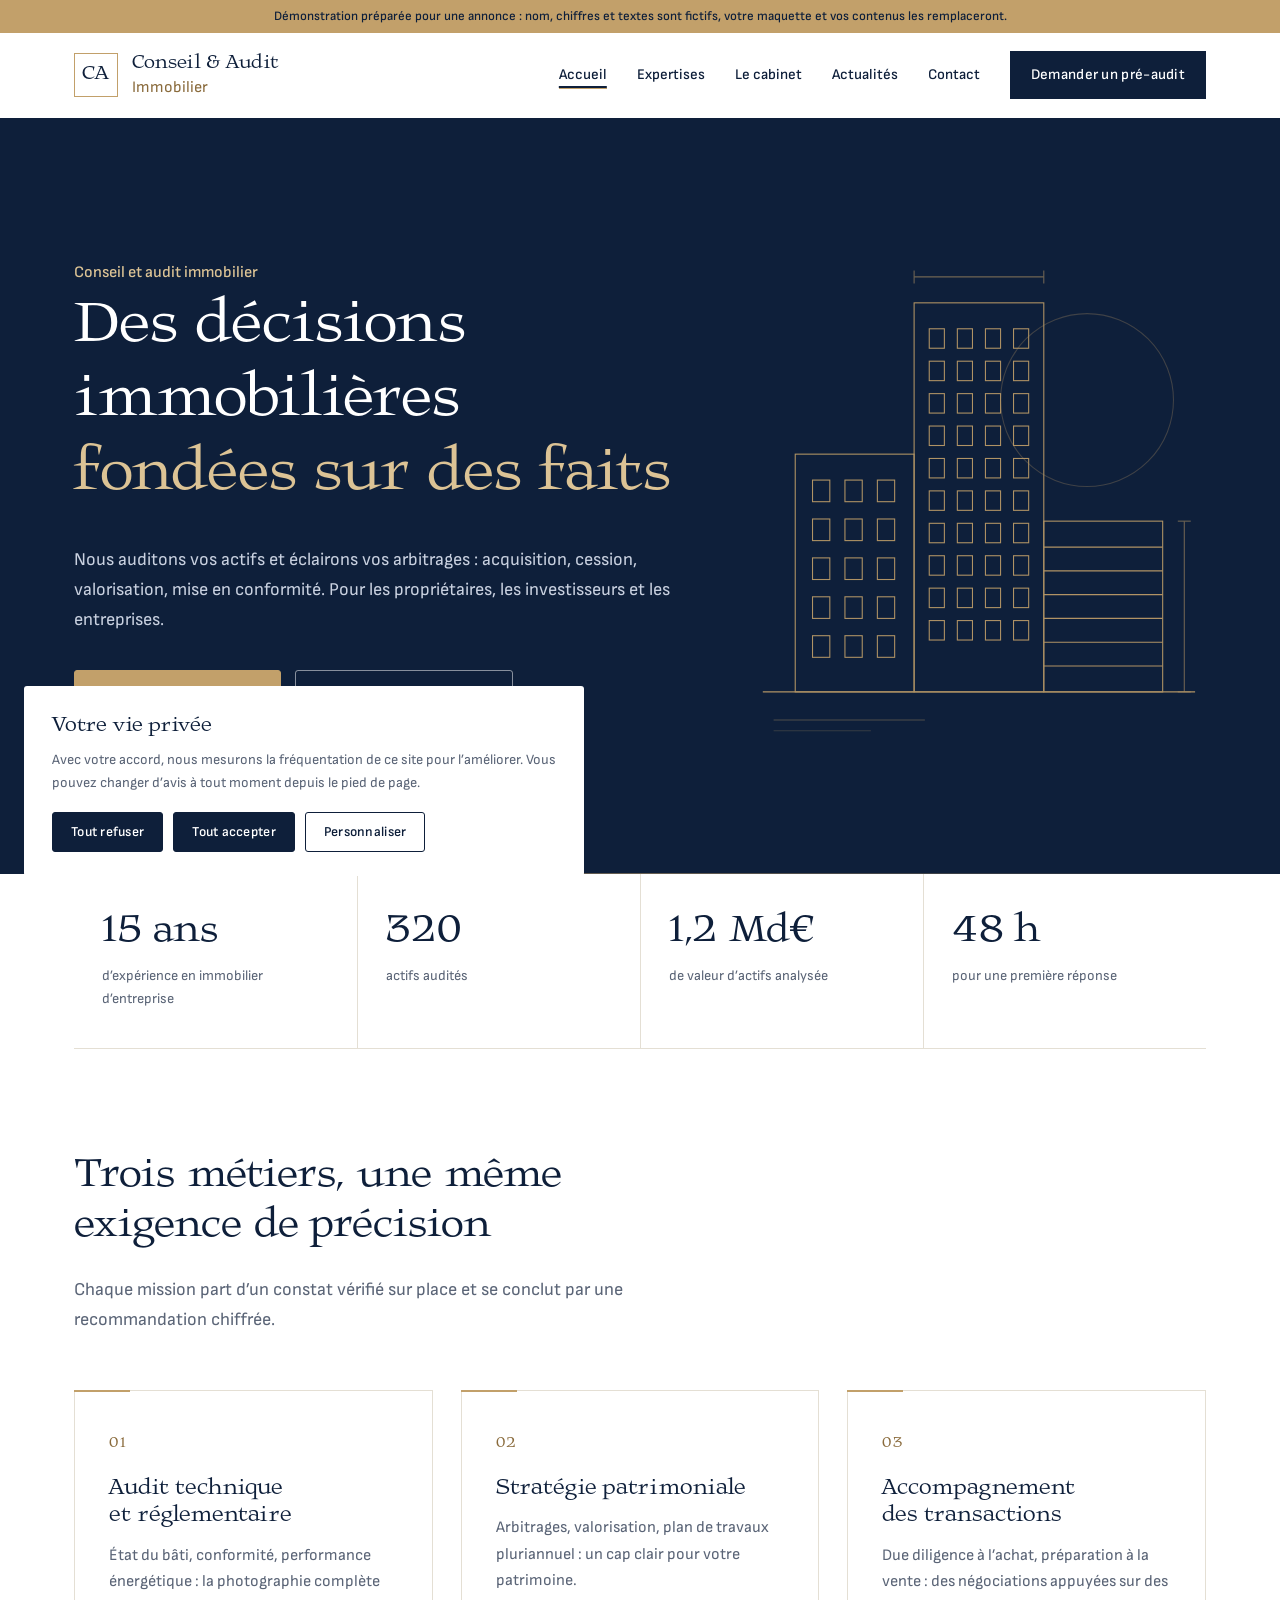
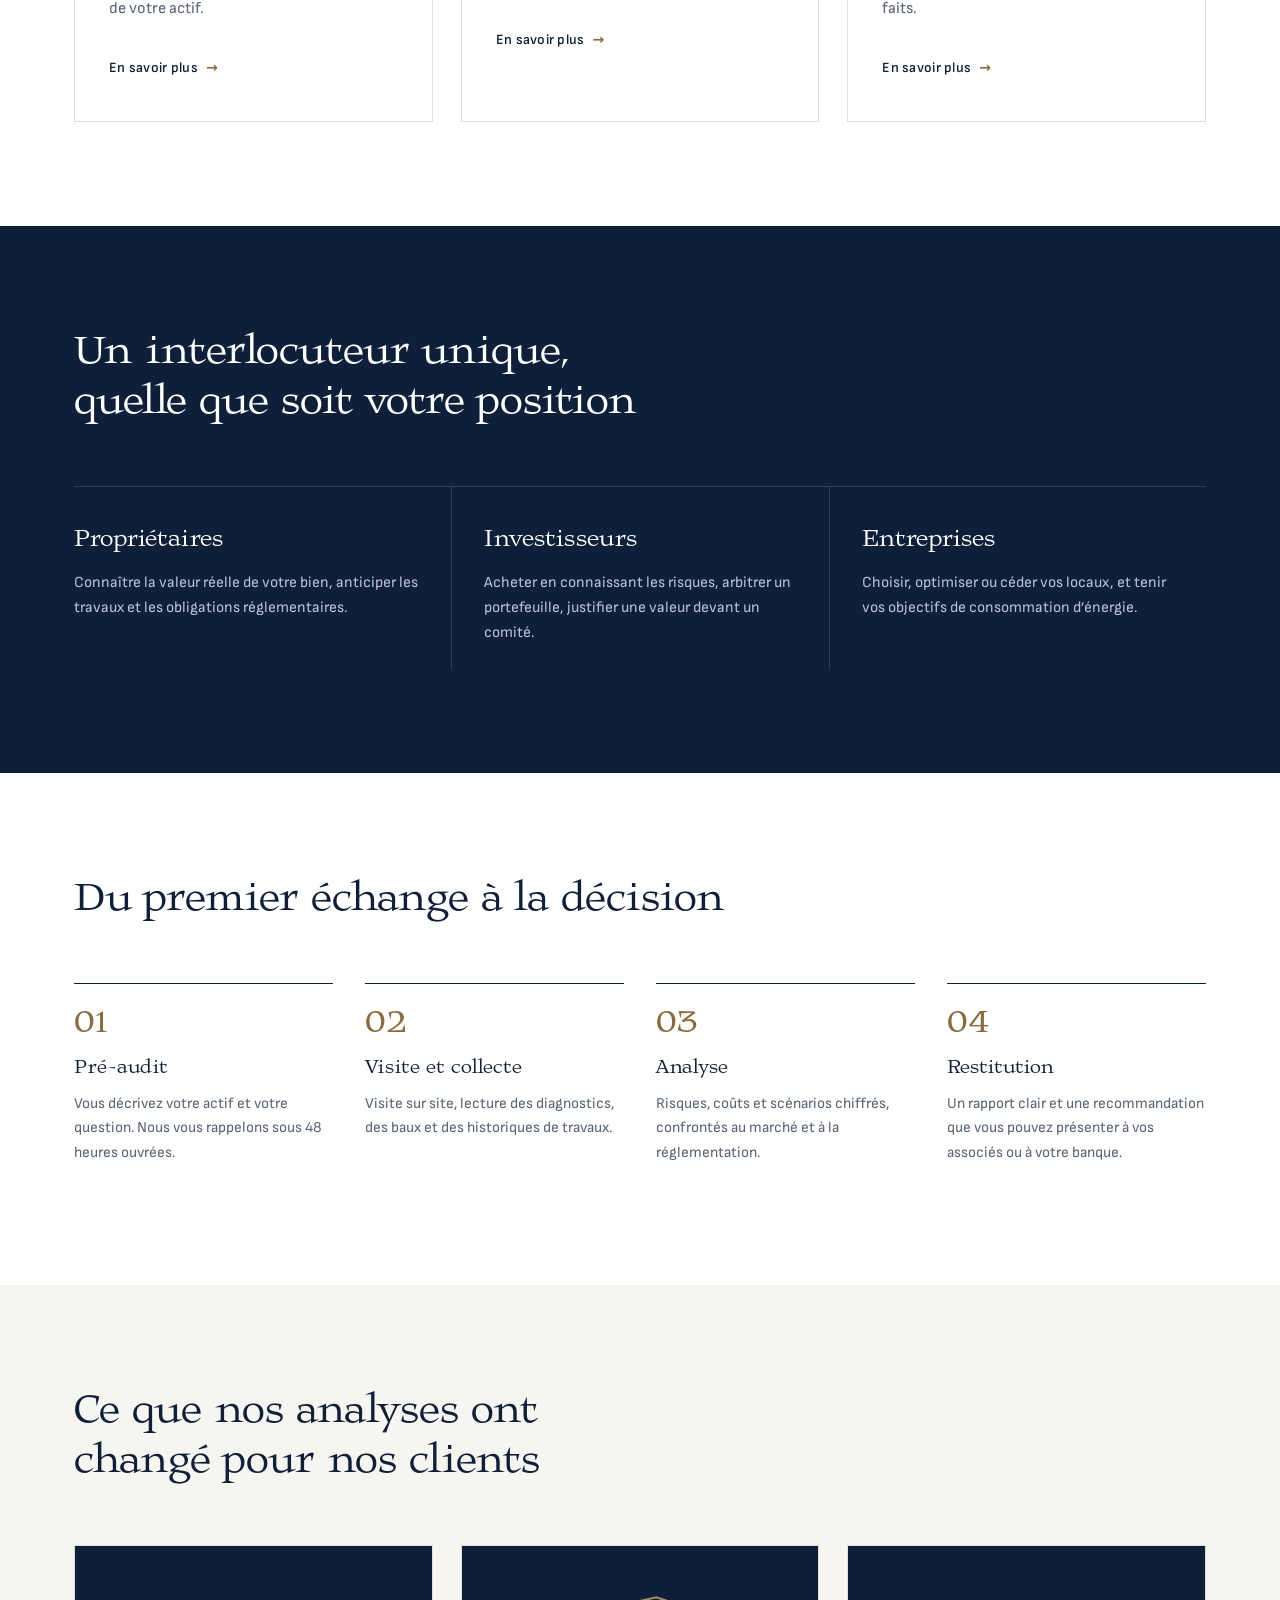
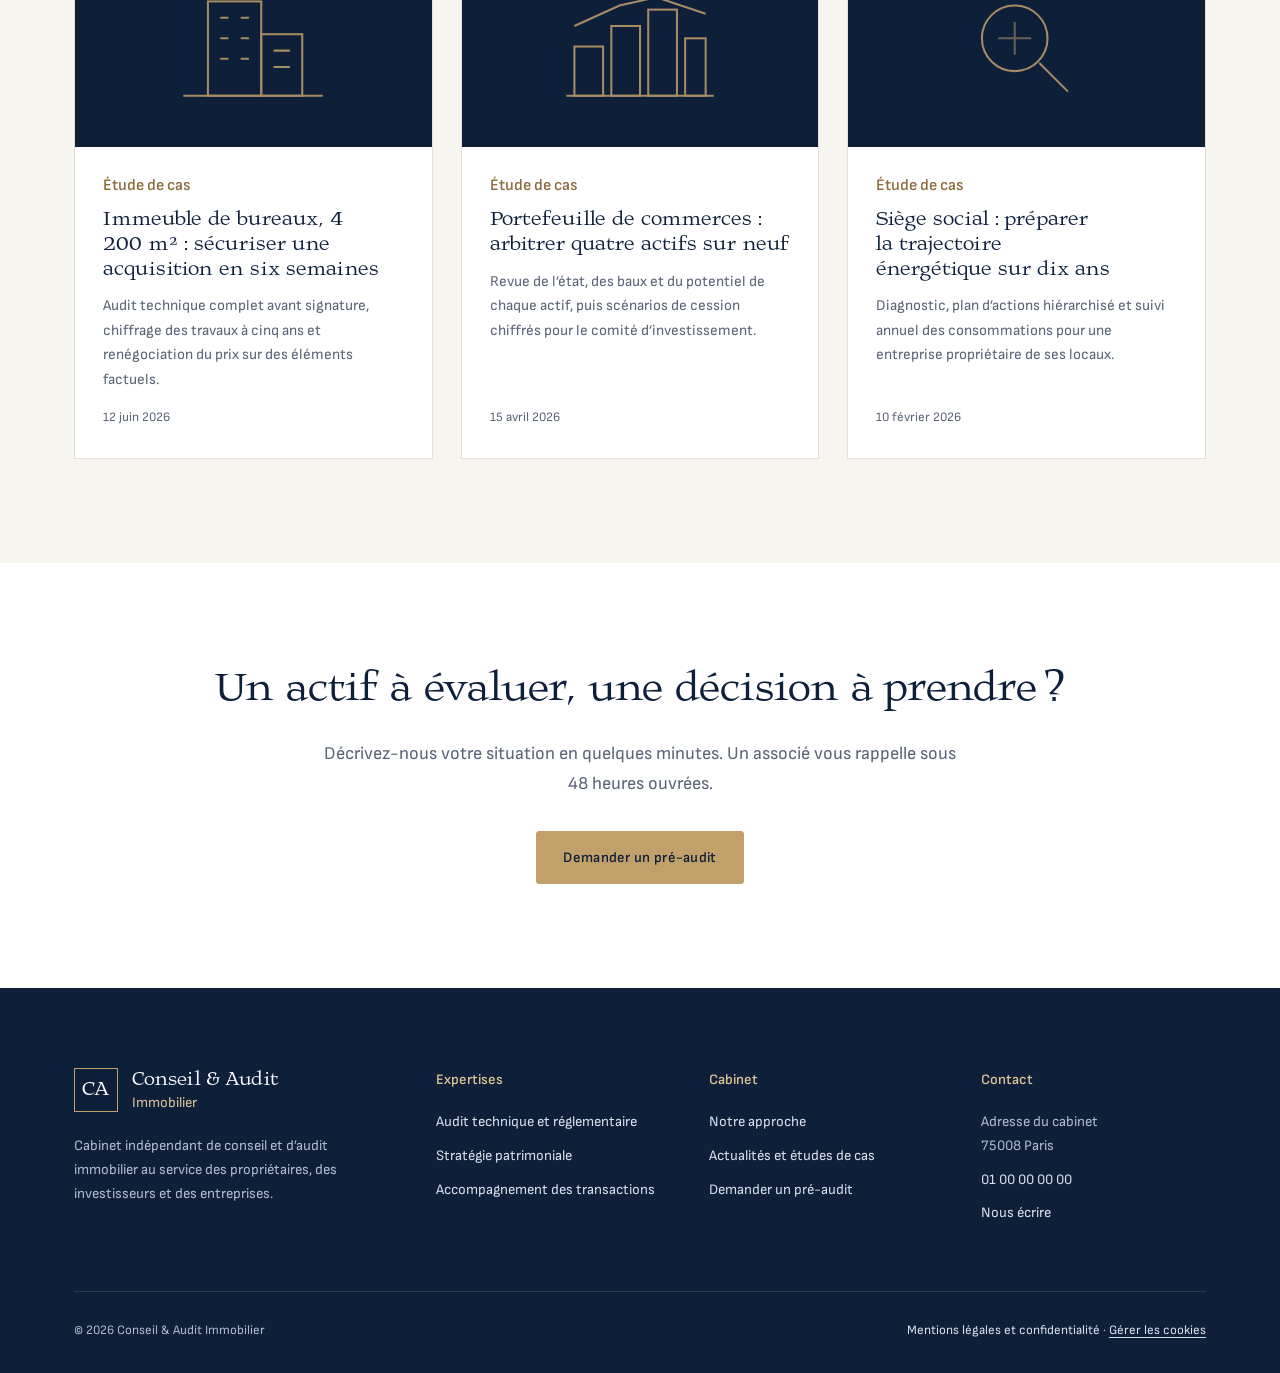
<file: index.html>
<!doctype html>
<html lang="fr">
<head>
  <meta charset="utf-8">
  <meta name="viewport" content="width=device-width, initial-scale=1">
  <title>Conseil et audit immobilier pour propriétaires, investisseurs et entreprises</title>
  <meta name="description" content="Cabinet indépendant de conseil et d'audit immobilier : audit technique et réglementaire, stratégie patrimoniale, accompagnement des acquisitions et des cessions.">
  <meta name="robots" content="noindex, nofollow">
  <meta property="og:type" content="website">
  <meta property="og:locale" content="fr_FR">
  <meta property="og:title" content="Conseil et audit immobilier pour propriétaires, investisseurs et entreprises">
  <meta property="og:description" content="Cabinet indépendant de conseil et d'audit immobilier : audit technique et réglementaire, stratégie patrimoniale, accompagnement des acquisitions et des cessions.">
  <meta name="theme-color" content="#0E1F3A">
  <link rel="icon" href="data:image/svg+xml,%3Csvg%20xmlns%3D%22http%3A%2F%2Fwww.w3.org%2F2000%2Fsvg%22%20viewBox%3D%220%200%2064%2064%22%3E%3Crect%20width%3D%2264%22%20height%3D%2264%22%20fill%3D%22%230E1F3A%22%2F%3E%3Crect%20x%3D%226%22%20y%3D%226%22%20width%3D%2252%22%20height%3D%2252%22%20fill%3D%22none%22%20stroke%3D%22%23C2A06A%22%20stroke-width%3D%222%22%2F%3E%3Ctext%20x%3D%2232%22%20y%3D%2242%22%20font-family%3D%22Georgia%2Cserif%22%20font-size%3D%2226%22%20font-weight%3D%22600%22%20fill%3D%22%23fff%22%20text-anchor%3D%22middle%22%3ECA%3C%2Ftext%3E%3C%2Fsvg%3E">
  <link rel="preload" href="assets/fonts/halibut.woff2" as="font" type="font/woff2" crossorigin>
  <link rel="preload" href="assets/fonts/sofia-sans.woff2" as="font" type="font/woff2" crossorigin>
  <link rel="stylesheet" href="assets/style.css">
  <link rel="stylesheet" href="assets/reprise.css">
  <script type="application/ld+json">{"@context":"https://schema.org","@type":"ProfessionalService","name":"Conseil & Audit Immobilier","description":"Cabinet indépendant de conseil et d’audit immobilier","areaServed":"FR","address":{"@type":"PostalAddress","addressLocality":"Paris","postalCode":"75008","addressCountry":"FR"},"telephone":"+33100000000"}</script>
</head>
<body>
  <div class="bandeau-demo">Démonstration préparée pour une annonce : nom, chiffres et textes sont fictifs, votre maquette et vos contenus les remplaceront.</div>
  <header class="entete">
    <div class="conteneur">
      <a class="marque" href="index.html" aria-label="Conseil et Audit Immobilier, accueil"><span class="marque-sigle">CA</span><span class="marque-nom"><strong>Conseil &amp; Audit</strong><span>Immobilier</span></span></a>
      <button class="bouton-menu" aria-label="Ouvrir le menu" aria-expanded="false" aria-controls="navigation"><span></span><span></span><span></span></button>
      <nav class="nav" id="navigation" aria-label="Navigation principale">
        <ul>
          <li><a href="index.html" aria-current="page">Accueil</a></li>
          <li><a href="expertises.html">Expertises</a></li>
          <li><a href="cabinet.html">Le cabinet</a></li>
          <li><a href="actualites.html">Actualités</a></li>
          <li><a href="contact.html">Contact</a></li>
          <li><a class="bouton" href="pre-audit.html">Demander un pré-audit</a></li>
        </ul>
      </nav>
    </div>
  </header>
  <main>

    <section class="heros fond-marine">
      <div class="conteneur">
        <div>
          <span class="surtitre">Conseil et audit immobilier</span>
          <h1>Des décisions immobilières <em>fondées sur des faits</em></h1>
          <p class="chapeau">Nous auditons vos actifs et éclairons vos arbitrages : acquisition, cession, valorisation, mise en conformité. Pour les propriétaires, les investisseurs et les entreprises.</p>
          <div class="actions">
            <a class="bouton bouton-or" href="pre-audit.html">Demander un pré-audit</a>
            <a class="bouton bouton-ligne" href="expertises.html">Découvrir nos expertises</a>
          </div>
        </div>
        <svg class="heros-dessin" viewBox="0 0 420 470" fill="none" stroke="currentColor" stroke-width="1" aria-hidden="true">
    <circle cx="310" cy="150" r="80" opacity=".3"/>
    <rect x="150" y="60" width="120" height="360"/><rect x="40" y="200" width="110" height="220"/><rect x="270" y="262" width="110" height="158"/>
    <rect x="164" y="84" width="14" height="18"/><rect x="164" y="114" width="14" height="18"/><rect x="164" y="144" width="14" height="18"/><rect x="164" y="174" width="14" height="18"/><rect x="164" y="204" width="14" height="18"/><rect x="164" y="234" width="14" height="18"/><rect x="164" y="264" width="14" height="18"/><rect x="164" y="294" width="14" height="18"/><rect x="164" y="324" width="14" height="18"/><rect x="164" y="354" width="14" height="18"/><rect x="190" y="84" width="14" height="18"/><rect x="190" y="114" width="14" height="18"/><rect x="190" y="144" width="14" height="18"/><rect x="190" y="174" width="14" height="18"/><rect x="190" y="204" width="14" height="18"/><rect x="190" y="234" width="14" height="18"/><rect x="190" y="264" width="14" height="18"/><rect x="190" y="294" width="14" height="18"/><rect x="190" y="324" width="14" height="18"/><rect x="190" y="354" width="14" height="18"/><rect x="216" y="84" width="14" height="18"/><rect x="216" y="114" width="14" height="18"/><rect x="216" y="144" width="14" height="18"/><rect x="216" y="174" width="14" height="18"/><rect x="216" y="204" width="14" height="18"/><rect x="216" y="234" width="14" height="18"/><rect x="216" y="264" width="14" height="18"/><rect x="216" y="294" width="14" height="18"/><rect x="216" y="324" width="14" height="18"/><rect x="216" y="354" width="14" height="18"/><rect x="242" y="84" width="14" height="18"/><rect x="242" y="114" width="14" height="18"/><rect x="242" y="144" width="14" height="18"/><rect x="242" y="174" width="14" height="18"/><rect x="242" y="204" width="14" height="18"/><rect x="242" y="234" width="14" height="18"/><rect x="242" y="264" width="14" height="18"/><rect x="242" y="294" width="14" height="18"/><rect x="242" y="324" width="14" height="18"/><rect x="242" y="354" width="14" height="18"/><rect x="56" y="224" width="16" height="20"/><rect x="56" y="260" width="16" height="20"/><rect x="56" y="296" width="16" height="20"/><rect x="56" y="332" width="16" height="20"/><rect x="56" y="368" width="16" height="20"/><rect x="86" y="224" width="16" height="20"/><rect x="86" y="260" width="16" height="20"/><rect x="86" y="296" width="16" height="20"/><rect x="86" y="332" width="16" height="20"/><rect x="86" y="368" width="16" height="20"/><rect x="116" y="224" width="16" height="20"/><rect x="116" y="260" width="16" height="20"/><rect x="116" y="296" width="16" height="20"/><rect x="116" y="332" width="16" height="20"/><rect x="116" y="368" width="16" height="20"/><line x1="270" y1="286" x2="380" y2="286"/><line x1="270" y1="308" x2="380" y2="308"/><line x1="270" y1="330" x2="380" y2="330"/><line x1="270" y1="352" x2="380" y2="352"/><line x1="270" y1="374" x2="380" y2="374"/><line x1="270" y1="396" x2="380" y2="396"/>
    <line x1="10" y1="420" x2="410" y2="420"/>
    <g opacity=".6"><line x1="150" y1="36" x2="270" y2="36"/><line x1="150" y1="30" x2="150" y2="42"/><line x1="270" y1="30" x2="270" y2="42"/>
    <line x1="400" y1="262" x2="400" y2="420"/><line x1="394" y1="262" x2="406" y2="262"/><line x1="394" y1="420" x2="406" y2="420"/></g>
    <line x1="20" y1="446" x2="160" y2="446" opacity=".4"/><line x1="20" y1="456" x2="110" y2="456" opacity=".25"/>
  </svg>
      </div>
    </section>

    <section class="chiffres">
      <div class="conteneur">
        <div class="grille">
          <div class="chiffre"><strong>15 ans</strong><span>d’expérience en immobilier d’entreprise</span></div>
          <div class="chiffre"><strong>320</strong><span>actifs audités</span></div>
          <div class="chiffre"><strong>1,2 Md€</strong><span>de valeur d’actifs analysée</span></div>
          <div class="chiffre"><strong>48 h</strong><span>pour une première réponse</span></div>
        </div>
      </div>
    </section>

    <section>
      <div class="conteneur">
        <div class="titre-section">
          <span class="surtitre">Nos expertises</span>
          <h2>Trois métiers, une même exigence de précision</h2>
          <p class="chapeau">Chaque mission part d’un constat vérifié sur place et se conclut par une recommandation chiffrée.</p>
        </div>
        <div class="grille-3">
          <article class="carte">
            <span class="numero">01</span>
            <h3>Audit technique et réglementaire</h3>
            <p>État du bâti, conformité, performance énergétique : la photographie complète de votre actif.</p>
            <a class="lien-fleche" href="expertises.html#audit">En savoir plus</a>
          </article>
          <article class="carte">
            <span class="numero">02</span>
            <h3>Stratégie patrimoniale</h3>
            <p>Arbitrages, valorisation, plan de travaux pluriannuel : un cap clair pour votre patrimoine.</p>
            <a class="lien-fleche" href="expertises.html#conseil">En savoir plus</a>
          </article>
          <article class="carte">
            <span class="numero">03</span>
            <h3>Accompagnement des transactions</h3>
            <p>Due diligence à l’achat, préparation à la vente : des négociations appuyées sur des faits.</p>
            <a class="lien-fleche" href="expertises.html#transaction">En savoir plus</a>
          </article>
        </div>
      </div>
    </section>

    <section class="fond-marine">
      <div class="conteneur">
        <div class="titre-section">
          <span class="surtitre">Pour qui</span>
          <h2>Un interlocuteur unique, quelle que soit votre position</h2>
        </div>
        <div class="publics">
          <div class="public"><h3>Propriétaires</h3><p>Connaître la valeur réelle de votre bien, anticiper les travaux et les obligations réglementaires.</p></div>
          <div class="public"><h3>Investisseurs</h3><p>Acheter en connaissant les risques, arbitrer un portefeuille, justifier une valeur devant un comité.</p></div>
          <div class="public"><h3>Entreprises</h3><p>Choisir, optimiser ou céder vos locaux, et tenir vos objectifs de consommation d’énergie.</p></div>
        </div>
      </div>
    </section>

    <section>
      <div class="conteneur">
        <div class="titre-section">
          <span class="surtitre">Notre méthode</span>
          <h2>Du premier échange à la décision</h2>
        </div>
        <div class="etapes">
          <div class="etape"><h3>Pré-audit</h3><p>Vous décrivez votre actif et votre question. Nous vous rappelons sous 48 heures ouvrées.</p></div>
          <div class="etape"><h3>Visite et collecte</h3><p>Visite sur site, lecture des diagnostics, des baux et des historiques de travaux.</p></div>
          <div class="etape"><h3>Analyse</h3><p>Risques, coûts et scénarios chiffrés, confrontés au marché et à la réglementation.</p></div>
          <div class="etape"><h3>Restitution</h3><p>Un rapport clair et une recommandation que vous pouvez présenter à vos associés ou à votre banque.</p></div>
        </div>
      </div>
    </section>

    <section class="fond-ivoire">
      <div class="conteneur">
        <div class="titre-section">
          <span class="surtitre">Études de cas</span>
          <h2>Ce que nos analyses ont changé pour nos clients</h2>
        </div>
        <div class="grille-3">
        <a class="article" href="actualites.html" data-type="cas">
          <div class="article-visuel"><svg viewBox="0 0 80 60" fill="none" stroke="currentColor" stroke-width="1"><rect x="18" y="8" width="26" height="46"/><rect x="44" y="24" width="20" height="30"/><path d="M24 16h4M34 16h4M24 26h4M34 26h4M24 36h4M34 36h4M50 32h8M50 40h8"/><line x1="6" y1="54" x2="74" y2="54"/></svg></div>
          <div class="article-corps">
            <span class="article-type">Étude de cas</span>
            <h3>Immeuble de bureaux, 4 200 m² : sécuriser une acquisition en six semaines</h3>
            <p>Audit technique complet avant signature, chiffrage des travaux à cinq ans et renégociation du prix sur des éléments factuels.</p>
            <time datetime="2026-06-12">12 juin 2026</time>
          </div>
        </a>
        <a class="article" href="actualites.html" data-type="cas">
          <div class="article-visuel"><svg viewBox="0 0 80 60" fill="none" stroke="currentColor" stroke-width="1"><rect x="8" y="30" width="14" height="24"/><rect x="26" y="20" width="14" height="34"/><rect x="44" y="12" width="14" height="42"/><rect x="62" y="26" width="10" height="28"/><path d="M8 20 L30 10 L48 6 L72 14"/><line x1="4" y1="54" x2="76" y2="54"/></svg></div>
          <div class="article-corps">
            <span class="article-type">Étude de cas</span>
            <h3>Portefeuille de commerces : arbitrer quatre actifs sur neuf</h3>
            <p>Revue de l’état, des baux et du potentiel de chaque actif, puis scénarios de cession chiffrés pour le comité d’investissement.</p>
            <time datetime="2026-04-15">15 avril 2026</time>
          </div>
        </a>
        <a class="article" href="actualites.html" data-type="cas">
          <div class="article-visuel"><svg viewBox="0 0 80 60" fill="none" stroke="currentColor" stroke-width="1"><circle cx="34" cy="26" r="16"/><path d="M46 38l14 14"/><path d="M26 26h16M34 18v16" opacity=".6"/></svg></div>
          <div class="article-corps">
            <span class="article-type">Étude de cas</span>
            <h3>Siège social : préparer la trajectoire énergétique sur dix ans</h3>
            <p>Diagnostic, plan d’actions hiérarchisé et suivi annuel des consommations pour une entreprise propriétaire de ses locaux.</p>
            <time datetime="2026-02-10">10 février 2026</time>
          </div>
        </a>
        </div>
      </div>
    </section>

    <section class="appel">
      <div class="conteneur">
        <span class="surtitre">Pré-audit</span>
        <h2>Un actif à évaluer, une décision à prendre ?</h2>
        <p class="chapeau">Décrivez-nous votre situation en quelques minutes. Un associé vous rappelle sous 48 heures ouvrées.</p>
        <a class="bouton bouton-or" href="pre-audit.html">Demander un pré-audit</a>
      </div>
    </section>
  </main>
  <footer class="pied">
    <div class="conteneur">
      <div class="grille">
        <div>
          <a class="marque" href="index.html" aria-label="Accueil"><span class="marque-sigle">CA</span><span class="marque-nom"><strong>Conseil &amp; Audit</strong><span>Immobilier</span></span></a>
          <p style="margin-top:22px;max-width:320px">Cabinet indépendant de conseil et d’audit immobilier au service des propriétaires, des investisseurs et des entreprises.</p>
        </div>
        <div>
          <h4>Expertises</h4>
          <ul><li><a href="expertises.html#audit">Audit technique et réglementaire</a></li><li><a href="expertises.html#conseil">Stratégie patrimoniale</a></li><li><a href="expertises.html#transaction">Accompagnement des transactions</a></li></ul>
        </div>
        <div>
          <h4>Cabinet</h4>
          <ul><li><a href="cabinet.html">Notre approche</a></li><li><a href="actualites.html">Actualités et études de cas</a></li><li><a href="pre-audit.html">Demander un pré-audit</a></li></ul>
        </div>
        <div>
          <h4>Contact</h4>
          <ul><li>Adresse du cabinet<br>75008 Paris</li><li><a href="tel:+33100000000">01 00 00 00 00</a></li><li><a href="contact.html">Nous écrire</a></li></ul>
        </div>
      </div>
      <div class="pied-bas">
        <span>© <span data-annee>2026</span> Conseil &amp; Audit Immobilier</span>
        <span><a href="mentions-legales.html">Mentions légales et confidentialité</a> · <button class="lien-bouton" data-gerer-cookies>Gérer les cookies</button></span>
      </div>
    </div>
  </footer>
  <div class="cookies" role="dialog" aria-labelledby="cookies-titre">
    <h2 id="cookies-titre">Votre vie privée</h2>
    <p>Avec votre accord, nous mesurons la fréquentation de ce site pour l’améliorer. Vous pouvez changer d’avis à tout moment depuis le pied de page.</p>
    <div class="cookies-actions">
      <button class="bouton" data-cookies="refuser">Tout refuser</button>
      <button class="bouton" data-cookies="accepter">Tout accepter</button>
      <button class="bouton bouton-ligne" data-cookies="personnaliser">Personnaliser</button>
    </div>
    <div class="cookies-detail">
      <div class="categorie"><div><strong>Nécessaires</strong><span>Mémorisent votre choix pendant six mois. Toujours actifs.</span></div><input type="checkbox" class="interrupteur" checked disabled aria-label="Cookies nécessaires, toujours actifs"></div>
      <div class="categorie"><div><strong>Mesure d’audience</strong><span>Statistiques de fréquentation, sans publicité ni revente.</span></div><input type="checkbox" class="interrupteur" id="mesure-audience" aria-label="Mesure d'audience"></div>
      <div class="cookies-actions"><button class="bouton" data-cookies="enregistrer">Enregistrer mes choix</button></div>
    </div>
  </div>
  <script src="assets/site.js" defer></script>
</body>
</html>
</file>
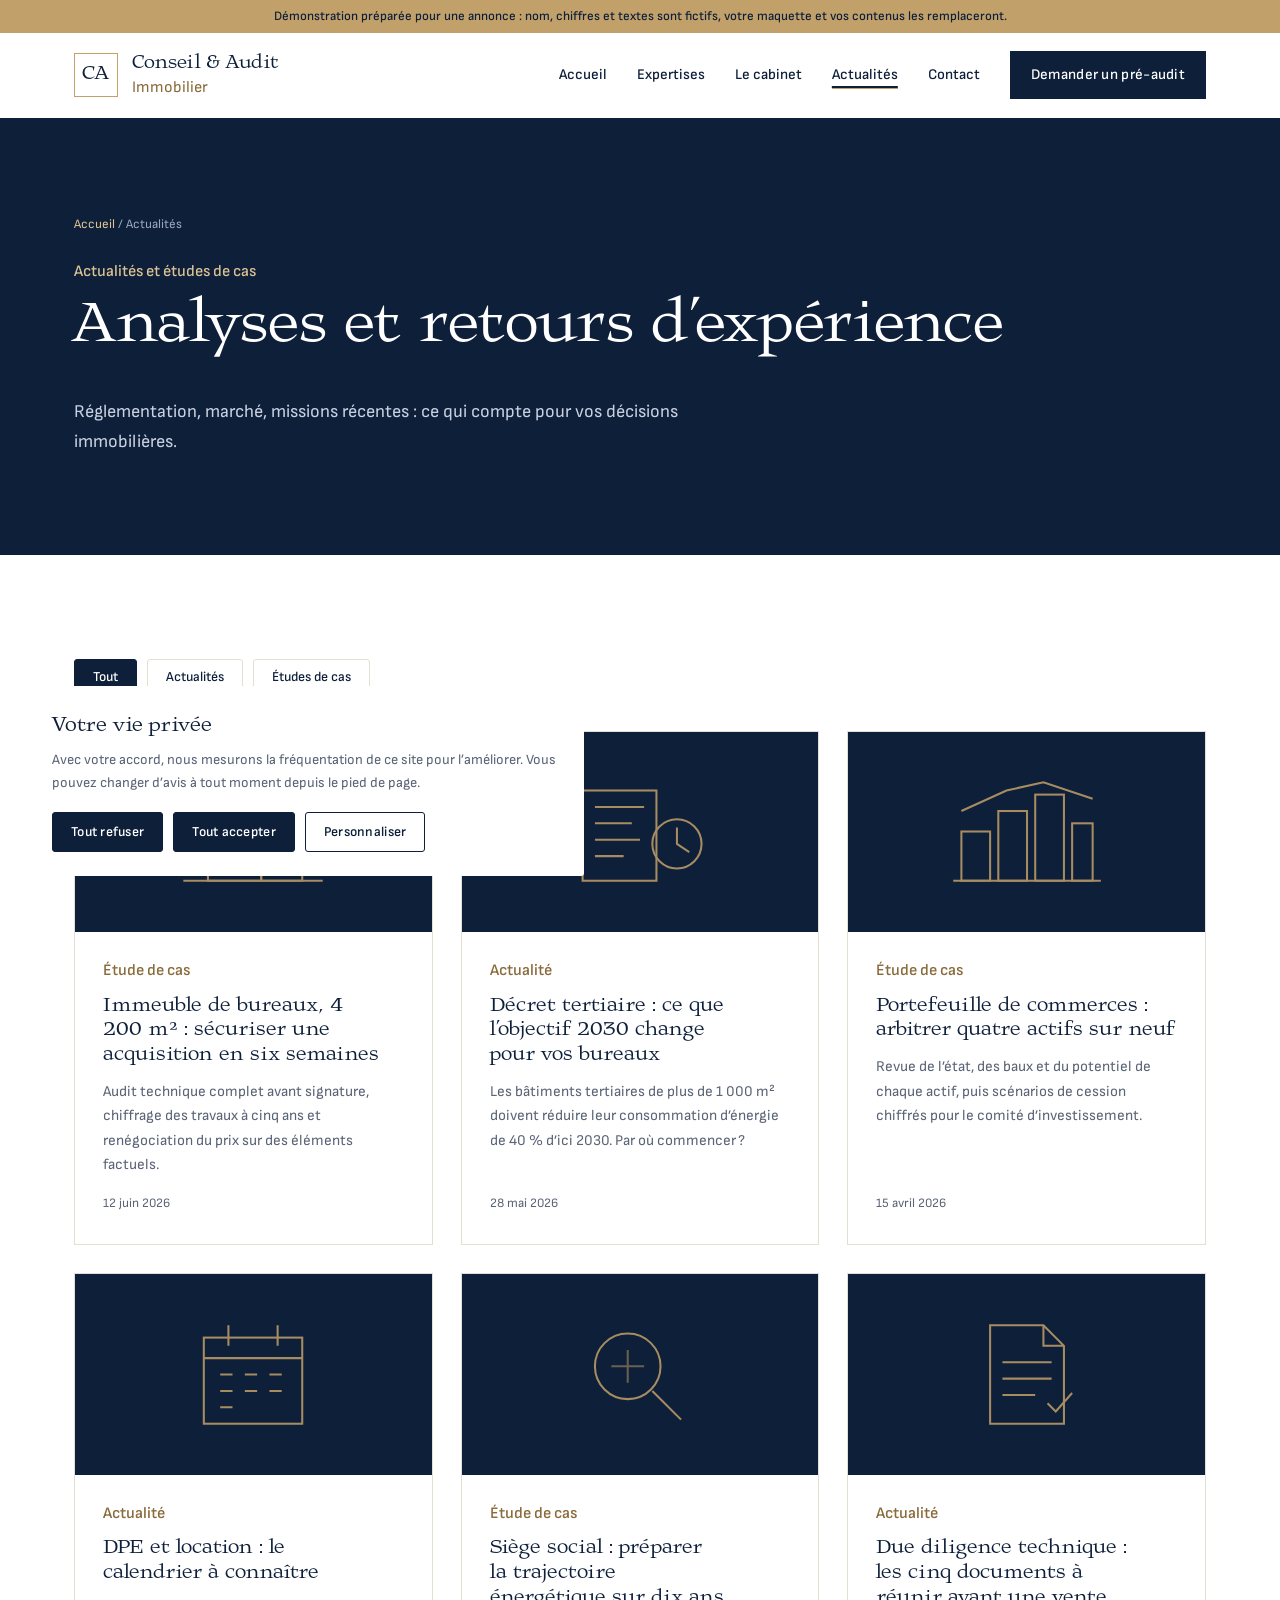
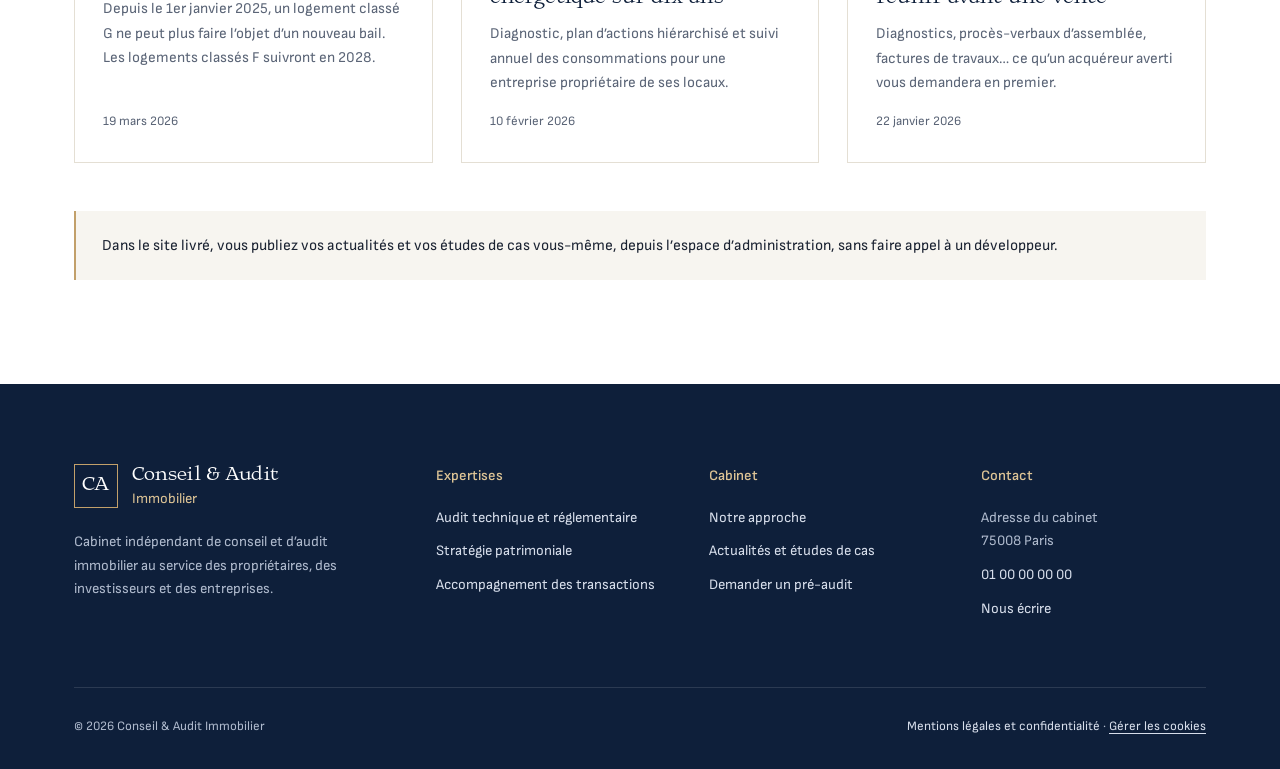
<file: actualites.html>
<!doctype html>
<html lang="fr">
<head>
  <meta charset="utf-8">
  <meta name="viewport" content="width=device-width, initial-scale=1">
  <title>Actualités et études de cas en immobilier d’entreprise</title>
  <meta name="description" content="Réglementation, marché et retours d'expérience : nos analyses et nos études de cas en conseil et audit immobilier.">
  <meta name="robots" content="noindex, nofollow">
  <meta property="og:type" content="website">
  <meta property="og:locale" content="fr_FR">
  <meta property="og:title" content="Actualités et études de cas en immobilier d'entreprise">
  <meta property="og:description" content="Réglementation, marché et retours d'expérience : nos analyses et nos études de cas en conseil et audit immobilier.">
  <meta name="theme-color" content="#0E1F3A">
  <link rel="icon" href="data:image/svg+xml,%3Csvg%20xmlns%3D%22http%3A%2F%2Fwww.w3.org%2F2000%2Fsvg%22%20viewBox%3D%220%200%2064%2064%22%3E%3Crect%20width%3D%2264%22%20height%3D%2264%22%20fill%3D%22%230E1F3A%22%2F%3E%3Crect%20x%3D%226%22%20y%3D%226%22%20width%3D%2252%22%20height%3D%2252%22%20fill%3D%22none%22%20stroke%3D%22%23C2A06A%22%20stroke-width%3D%222%22%2F%3E%3Ctext%20x%3D%2232%22%20y%3D%2242%22%20font-family%3D%22Georgia%2Cserif%22%20font-size%3D%2226%22%20font-weight%3D%22600%22%20fill%3D%22%23fff%22%20text-anchor%3D%22middle%22%3ECA%3C%2Ftext%3E%3C%2Fsvg%3E">
  <link rel="preload" href="assets/fonts/halibut.woff2" as="font" type="font/woff2" crossorigin>
  <link rel="preload" href="assets/fonts/sofia-sans.woff2" as="font" type="font/woff2" crossorigin>
  <link rel="stylesheet" href="assets/style.css">
  <link rel="stylesheet" href="assets/reprise.css">
</head>
<body>
  <div class="bandeau-demo">Démonstration préparée pour une annonce : nom, chiffres et textes sont fictifs, votre maquette et vos contenus les remplaceront.</div>
  <header class="entete">
    <div class="conteneur">
      <a class="marque" href="index.html" aria-label="Conseil et Audit Immobilier, accueil"><span class="marque-sigle">CA</span><span class="marque-nom"><strong>Conseil &amp; Audit</strong><span>Immobilier</span></span></a>
      <button class="bouton-menu" aria-label="Ouvrir le menu" aria-expanded="false" aria-controls="navigation"><span></span><span></span><span></span></button>
      <nav class="nav" id="navigation" aria-label="Navigation principale">
        <ul>
          <li><a href="index.html">Accueil</a></li>
          <li><a href="expertises.html">Expertises</a></li>
          <li><a href="cabinet.html">Le cabinet</a></li>
          <li><a href="actualites.html" aria-current="page">Actualités</a></li>
          <li><a href="contact.html">Contact</a></li>
          <li><a class="bouton" href="pre-audit.html">Demander un pré-audit</a></li>
        </ul>
      </nav>
    </div>
  </header>
  <main>

    <section class="page-titre fond-marine">
      <div class="conteneur">
        <p class="fil"><a href="index.html">Accueil</a> / Actualités</p>
        <span class="surtitre">Actualités et études de cas</span>
        <h1>Analyses et retours d’expérience</h1>
        <p class="chapeau">Réglementation, marché, missions récentes : ce qui compte pour vos décisions immobilières.</p>
      </div>
    </section>
    <section>
      <div class="conteneur">
        <div class="filtres" role="group" aria-label="Filtrer les publications">
          <button class="filtre" data-type="tout" aria-pressed="true">Tout</button>
          <button class="filtre" data-type="actu" aria-pressed="false">Actualités</button>
          <button class="filtre" data-type="cas" aria-pressed="false">Études de cas</button>
        </div>
        <div class="grille-3">
        <a class="article" href="actualites.html" data-type="cas">
          <div class="article-visuel"><svg viewBox="0 0 80 60" fill="none" stroke="currentColor" stroke-width="1"><rect x="18" y="8" width="26" height="46"/><rect x="44" y="24" width="20" height="30"/><path d="M24 16h4M34 16h4M24 26h4M34 26h4M24 36h4M34 36h4M50 32h8M50 40h8"/><line x1="6" y1="54" x2="74" y2="54"/></svg></div>
          <div class="article-corps">
            <span class="article-type">Étude de cas</span>
            <h3>Immeuble de bureaux, 4 200 m² : sécuriser une acquisition en six semaines</h3>
            <p>Audit technique complet avant signature, chiffrage des travaux à cinq ans et renégociation du prix sur des éléments factuels.</p>
            <time datetime="2026-06-12">12 juin 2026</time>
          </div>
        </a>
        <a class="article" href="actualites.html" data-type="actu">
          <div class="article-visuel"><svg viewBox="0 0 80 60" fill="none" stroke="currentColor" stroke-width="1"><rect x="12" y="10" width="36" height="44"/><path d="M18 18h24M18 26h18M18 34h22M18 42h14"/><circle cx="58" cy="36" r="12"/><path d="M58 28v8l6 4"/></svg></div>
          <div class="article-corps">
            <span class="article-type">Actualité</span>
            <h3>Décret tertiaire : ce que l’objectif 2030 change pour vos bureaux</h3>
            <p>Les bâtiments tertiaires de plus de 1 000 m² doivent réduire leur consommation d’énergie de 40 % d’ici 2030. Par où commencer ?</p>
            <time datetime="2026-05-28">28 mai 2026</time>
          </div>
        </a>
        <a class="article" href="actualites.html" data-type="cas">
          <div class="article-visuel"><svg viewBox="0 0 80 60" fill="none" stroke="currentColor" stroke-width="1"><rect x="8" y="30" width="14" height="24"/><rect x="26" y="20" width="14" height="34"/><rect x="44" y="12" width="14" height="42"/><rect x="62" y="26" width="10" height="28"/><path d="M8 20 L30 10 L48 6 L72 14"/><line x1="4" y1="54" x2="76" y2="54"/></svg></div>
          <div class="article-corps">
            <span class="article-type">Étude de cas</span>
            <h3>Portefeuille de commerces : arbitrer quatre actifs sur neuf</h3>
            <p>Revue de l’état, des baux et du potentiel de chaque actif, puis scénarios de cession chiffrés pour le comité d’investissement.</p>
            <time datetime="2026-04-15">15 avril 2026</time>
          </div>
        </a>
        <a class="article" href="actualites.html" data-type="actu">
          <div class="article-visuel"><svg viewBox="0 0 80 60" fill="none" stroke="currentColor" stroke-width="1"><rect x="16" y="12" width="48" height="42"/><path d="M16 22h48M28 6v10M52 6v10"/><path d="M24 30h6M36 30h6M48 30h6M24 38h6M36 38h6M48 38h6M24 46h6"/></svg></div>
          <div class="article-corps">
            <span class="article-type">Actualité</span>
            <h3>DPE et location : le calendrier à connaître</h3>
            <p>Depuis le 1er janvier 2025, un logement classé G ne peut plus faire l’objet d’un nouveau bail. Les logements classés F suivront en 2028.</p>
            <time datetime="2026-03-19">19 mars 2026</time>
          </div>
        </a>
        <a class="article" href="actualites.html" data-type="cas">
          <div class="article-visuel"><svg viewBox="0 0 80 60" fill="none" stroke="currentColor" stroke-width="1"><circle cx="34" cy="26" r="16"/><path d="M46 38l14 14"/><path d="M26 26h16M34 18v16" opacity=".6"/></svg></div>
          <div class="article-corps">
            <span class="article-type">Étude de cas</span>
            <h3>Siège social : préparer la trajectoire énergétique sur dix ans</h3>
            <p>Diagnostic, plan d’actions hiérarchisé et suivi annuel des consommations pour une entreprise propriétaire de ses locaux.</p>
            <time datetime="2026-02-10">10 février 2026</time>
          </div>
        </a>
        <a class="article" href="actualites.html" data-type="actu">
          <div class="article-visuel"><svg viewBox="0 0 80 60" fill="none" stroke="currentColor" stroke-width="1"><path d="M22 6h26l10 10v38H22z"/><path d="M48 6v10h10M28 24h24M28 32h24M28 40h16"/><path d="M50 44l4 4 8-9"/></svg></div>
          <div class="article-corps">
            <span class="article-type">Actualité</span>
            <h3>Due diligence technique : les cinq documents à réunir avant une vente</h3>
            <p>Diagnostics, procès-verbaux d’assemblée, factures de travaux… ce qu’un acquéreur averti vous demandera en premier.</p>
            <time datetime="2026-01-22">22 janvier 2026</time>
          </div>
        </a>
        </div>
        <div class="livrable" style="margin-top:48px">Dans le site livré, vous publiez vos actualités et vos études de cas vous-même, depuis l’espace d’administration, sans faire appel à un développeur.</div>
      </div>
    </section>
  </main>
  <footer class="pied">
    <div class="conteneur">
      <div class="grille">
        <div>
          <a class="marque" href="index.html" aria-label="Accueil"><span class="marque-sigle">CA</span><span class="marque-nom"><strong>Conseil &amp; Audit</strong><span>Immobilier</span></span></a>
          <p style="margin-top:22px;max-width:320px">Cabinet indépendant de conseil et d’audit immobilier au service des propriétaires, des investisseurs et des entreprises.</p>
        </div>
        <div>
          <h4>Expertises</h4>
          <ul><li><a href="expertises.html#audit">Audit technique et réglementaire</a></li><li><a href="expertises.html#conseil">Stratégie patrimoniale</a></li><li><a href="expertises.html#transaction">Accompagnement des transactions</a></li></ul>
        </div>
        <div>
          <h4>Cabinet</h4>
          <ul><li><a href="cabinet.html">Notre approche</a></li><li><a href="actualites.html">Actualités et études de cas</a></li><li><a href="pre-audit.html">Demander un pré-audit</a></li></ul>
        </div>
        <div>
          <h4>Contact</h4>
          <ul><li>Adresse du cabinet<br>75008 Paris</li><li><a href="tel:+33100000000">01 00 00 00 00</a></li><li><a href="contact.html">Nous écrire</a></li></ul>
        </div>
      </div>
      <div class="pied-bas">
        <span>© <span data-annee>2026</span> Conseil &amp; Audit Immobilier</span>
        <span><a href="mentions-legales.html">Mentions légales et confidentialité</a> · <button class="lien-bouton" data-gerer-cookies>Gérer les cookies</button></span>
      </div>
    </div>
  </footer>
  <div class="cookies" role="dialog" aria-labelledby="cookies-titre">
    <h2 id="cookies-titre">Votre vie privée</h2>
    <p>Avec votre accord, nous mesurons la fréquentation de ce site pour l’améliorer. Vous pouvez changer d’avis à tout moment depuis le pied de page.</p>
    <div class="cookies-actions">
      <button class="bouton" data-cookies="refuser">Tout refuser</button>
      <button class="bouton" data-cookies="accepter">Tout accepter</button>
      <button class="bouton bouton-ligne" data-cookies="personnaliser">Personnaliser</button>
    </div>
    <div class="cookies-detail">
      <div class="categorie"><div><strong>Nécessaires</strong><span>Mémorisent votre choix pendant six mois. Toujours actifs.</span></div><input type="checkbox" class="interrupteur" checked disabled aria-label="Cookies nécessaires, toujours actifs"></div>
      <div class="categorie"><div><strong>Mesure d’audience</strong><span>Statistiques de fréquentation, sans publicité ni revente.</span></div><input type="checkbox" class="interrupteur" id="mesure-audience" aria-label="Mesure d'audience"></div>
      <div class="cookies-actions"><button class="bouton" data-cookies="enregistrer">Enregistrer mes choix</button></div>
    </div>
  </div>
  <script src="assets/site.js" defer></script>
</body>
</html>
</file>
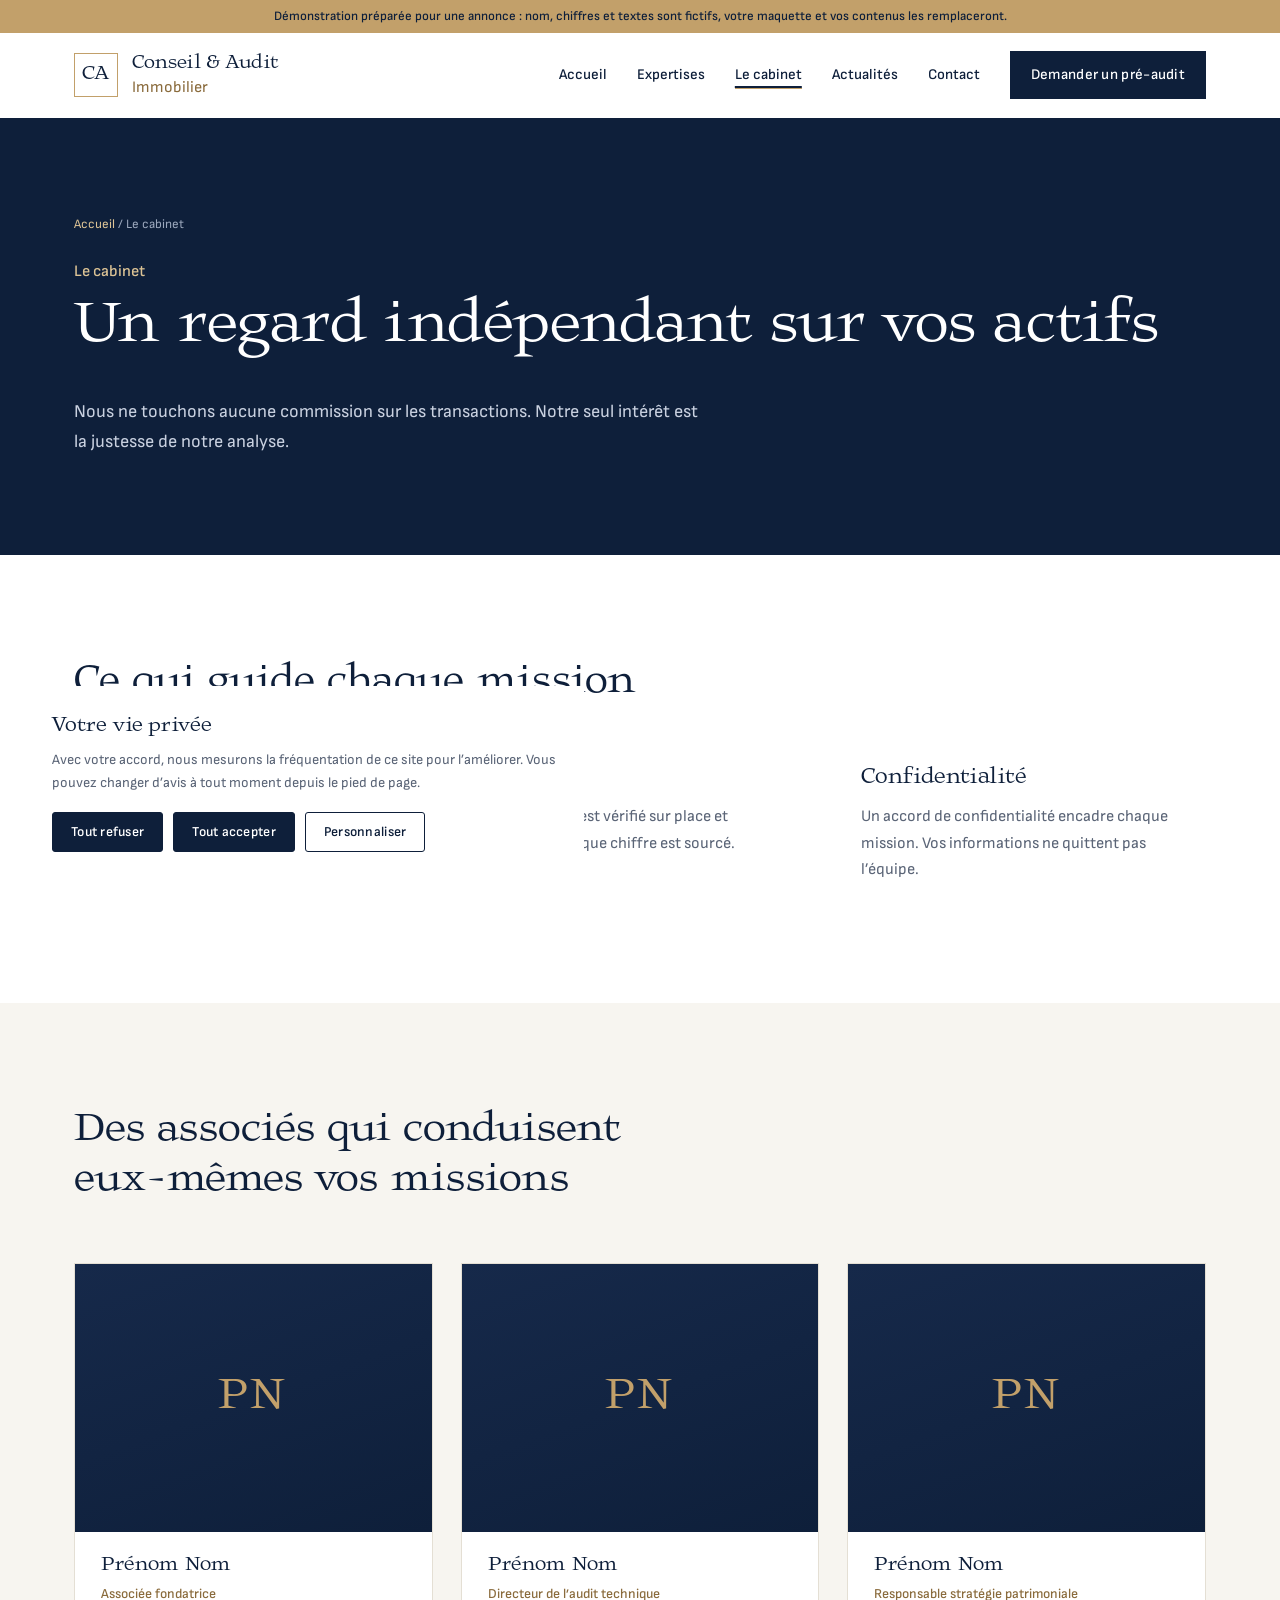
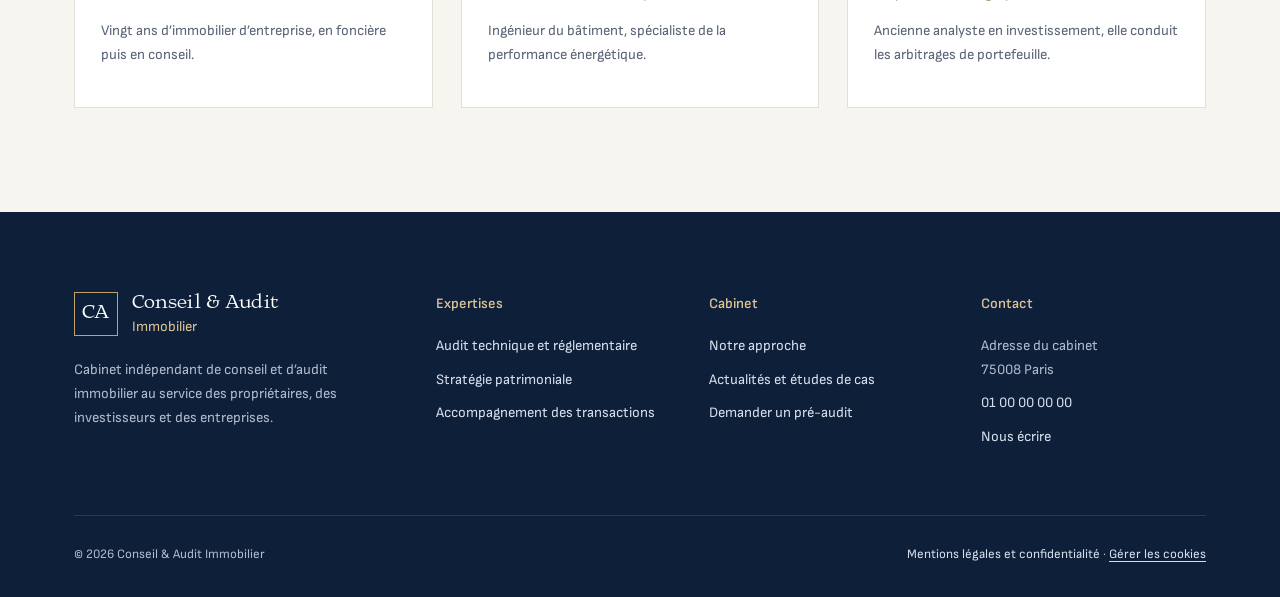
<file: cabinet.html>
<!doctype html>
<html lang="fr">
<head>
  <meta charset="utf-8">
  <meta name="viewport" content="width=device-width, initial-scale=1">
  <title>Le cabinet — un conseil indépendant en immobilier</title>
  <meta name="description" content="Un cabinet indépendant, sans commission sur les transactions : notre approche, nos engagements et l'équipe qui conduit vos missions.">
  <meta name="robots" content="noindex, nofollow">
  <meta property="og:type" content="website">
  <meta property="og:locale" content="fr_FR">
  <meta property="og:title" content="Le cabinet — un conseil indépendant en immobilier">
  <meta property="og:description" content="Un cabinet indépendant, sans commission sur les transactions : notre approche, nos engagements et l'équipe qui conduit vos missions.">
  <meta name="theme-color" content="#0E1F3A">
  <link rel="icon" href="data:image/svg+xml,%3Csvg%20xmlns%3D%22http%3A%2F%2Fwww.w3.org%2F2000%2Fsvg%22%20viewBox%3D%220%200%2064%2064%22%3E%3Crect%20width%3D%2264%22%20height%3D%2264%22%20fill%3D%22%230E1F3A%22%2F%3E%3Crect%20x%3D%226%22%20y%3D%226%22%20width%3D%2252%22%20height%3D%2252%22%20fill%3D%22none%22%20stroke%3D%22%23C2A06A%22%20stroke-width%3D%222%22%2F%3E%3Ctext%20x%3D%2232%22%20y%3D%2242%22%20font-family%3D%22Georgia%2Cserif%22%20font-size%3D%2226%22%20font-weight%3D%22600%22%20fill%3D%22%23fff%22%20text-anchor%3D%22middle%22%3ECA%3C%2Ftext%3E%3C%2Fsvg%3E">
  <link rel="preload" href="assets/fonts/halibut.woff2" as="font" type="font/woff2" crossorigin>
  <link rel="preload" href="assets/fonts/sofia-sans.woff2" as="font" type="font/woff2" crossorigin>
  <link rel="stylesheet" href="assets/style.css">
  <link rel="stylesheet" href="assets/reprise.css">
</head>
<body>
  <div class="bandeau-demo">Démonstration préparée pour une annonce : nom, chiffres et textes sont fictifs, votre maquette et vos contenus les remplaceront.</div>
  <header class="entete">
    <div class="conteneur">
      <a class="marque" href="index.html" aria-label="Conseil et Audit Immobilier, accueil"><span class="marque-sigle">CA</span><span class="marque-nom"><strong>Conseil &amp; Audit</strong><span>Immobilier</span></span></a>
      <button class="bouton-menu" aria-label="Ouvrir le menu" aria-expanded="false" aria-controls="navigation"><span></span><span></span><span></span></button>
      <nav class="nav" id="navigation" aria-label="Navigation principale">
        <ul>
          <li><a href="index.html">Accueil</a></li>
          <li><a href="expertises.html">Expertises</a></li>
          <li><a href="cabinet.html" aria-current="page">Le cabinet</a></li>
          <li><a href="actualites.html">Actualités</a></li>
          <li><a href="contact.html">Contact</a></li>
          <li><a class="bouton" href="pre-audit.html">Demander un pré-audit</a></li>
        </ul>
      </nav>
    </div>
  </header>
  <main>

    <section class="page-titre fond-marine">
      <div class="conteneur">
        <p class="fil"><a href="index.html">Accueil</a> / Le cabinet</p>
        <span class="surtitre">Le cabinet</span>
        <h1>Un regard indépendant sur vos actifs</h1>
        <p class="chapeau">Nous ne touchons aucune commission sur les transactions. Notre seul intérêt est la justesse de notre analyse.</p>
      </div>
    </section>
    <section>
      <div class="conteneur">
        <div class="titre-section"><span class="surtitre">Nos engagements</span><h2>Ce qui guide chaque mission</h2></div>
        <div class="valeurs">
          <div class="valeur"><h3>Indépendance</h3><p>Aucune rémunération liée à une vente ou à un achat. Nos conclusions ne dépendent que des faits.</p></div>
          <div class="valeur"><h3>Rigueur</h3><p>Chaque constat est vérifié sur place et documenté. Chaque chiffre est sourcé.</p></div>
          <div class="valeur"><h3>Confidentialité</h3><p>Un accord de confidentialité encadre chaque mission. Vos informations ne quittent pas l’équipe.</p></div>
        </div>
      </div>
    </section>
    <section class="fond-ivoire">
      <div class="conteneur">
        <div class="titre-section"><span class="surtitre">L’équipe</span><h2>Des associés qui conduisent eux-mêmes vos missions</h2></div>
        <div class="equipe">
          <div class="membre"><div class="membre-portrait">PN</div><div class="membre-corps"><h3>Prénom Nom</h3><span>Associée fondatrice</span><p>Vingt ans d’immobilier d’entreprise, en foncière puis en conseil.</p></div></div>
          <div class="membre"><div class="membre-portrait">PN</div><div class="membre-corps"><h3>Prénom Nom</h3><span>Directeur de l’audit technique</span><p>Ingénieur du bâtiment, spécialiste de la performance énergétique.</p></div></div>
          <div class="membre"><div class="membre-portrait">PN</div><div class="membre-corps"><h3>Prénom Nom</h3><span>Responsable stratégie patrimoniale</span><p>Ancienne analyste en investissement, elle conduit les arbitrages de portefeuille.</p></div></div>
        </div>
      </div>
    </section>
  </main>
  <footer class="pied">
    <div class="conteneur">
      <div class="grille">
        <div>
          <a class="marque" href="index.html" aria-label="Accueil"><span class="marque-sigle">CA</span><span class="marque-nom"><strong>Conseil &amp; Audit</strong><span>Immobilier</span></span></a>
          <p style="margin-top:22px;max-width:320px">Cabinet indépendant de conseil et d’audit immobilier au service des propriétaires, des investisseurs et des entreprises.</p>
        </div>
        <div>
          <h4>Expertises</h4>
          <ul><li><a href="expertises.html#audit">Audit technique et réglementaire</a></li><li><a href="expertises.html#conseil">Stratégie patrimoniale</a></li><li><a href="expertises.html#transaction">Accompagnement des transactions</a></li></ul>
        </div>
        <div>
          <h4>Cabinet</h4>
          <ul><li><a href="cabinet.html">Notre approche</a></li><li><a href="actualites.html">Actualités et études de cas</a></li><li><a href="pre-audit.html">Demander un pré-audit</a></li></ul>
        </div>
        <div>
          <h4>Contact</h4>
          <ul><li>Adresse du cabinet<br>75008 Paris</li><li><a href="tel:+33100000000">01 00 00 00 00</a></li><li><a href="contact.html">Nous écrire</a></li></ul>
        </div>
      </div>
      <div class="pied-bas">
        <span>© <span data-annee>2026</span> Conseil &amp; Audit Immobilier</span>
        <span><a href="mentions-legales.html">Mentions légales et confidentialité</a> · <button class="lien-bouton" data-gerer-cookies>Gérer les cookies</button></span>
      </div>
    </div>
  </footer>
  <div class="cookies" role="dialog" aria-labelledby="cookies-titre">
    <h2 id="cookies-titre">Votre vie privée</h2>
    <p>Avec votre accord, nous mesurons la fréquentation de ce site pour l’améliorer. Vous pouvez changer d’avis à tout moment depuis le pied de page.</p>
    <div class="cookies-actions">
      <button class="bouton" data-cookies="refuser">Tout refuser</button>
      <button class="bouton" data-cookies="accepter">Tout accepter</button>
      <button class="bouton bouton-ligne" data-cookies="personnaliser">Personnaliser</button>
    </div>
    <div class="cookies-detail">
      <div class="categorie"><div><strong>Nécessaires</strong><span>Mémorisent votre choix pendant six mois. Toujours actifs.</span></div><input type="checkbox" class="interrupteur" checked disabled aria-label="Cookies nécessaires, toujours actifs"></div>
      <div class="categorie"><div><strong>Mesure d’audience</strong><span>Statistiques de fréquentation, sans publicité ni revente.</span></div><input type="checkbox" class="interrupteur" id="mesure-audience" aria-label="Mesure d'audience"></div>
      <div class="cookies-actions"><button class="bouton" data-cookies="enregistrer">Enregistrer mes choix</button></div>
    </div>
  </div>
  <script src="assets/site.js" defer></script>
</body>
</html>
</file>
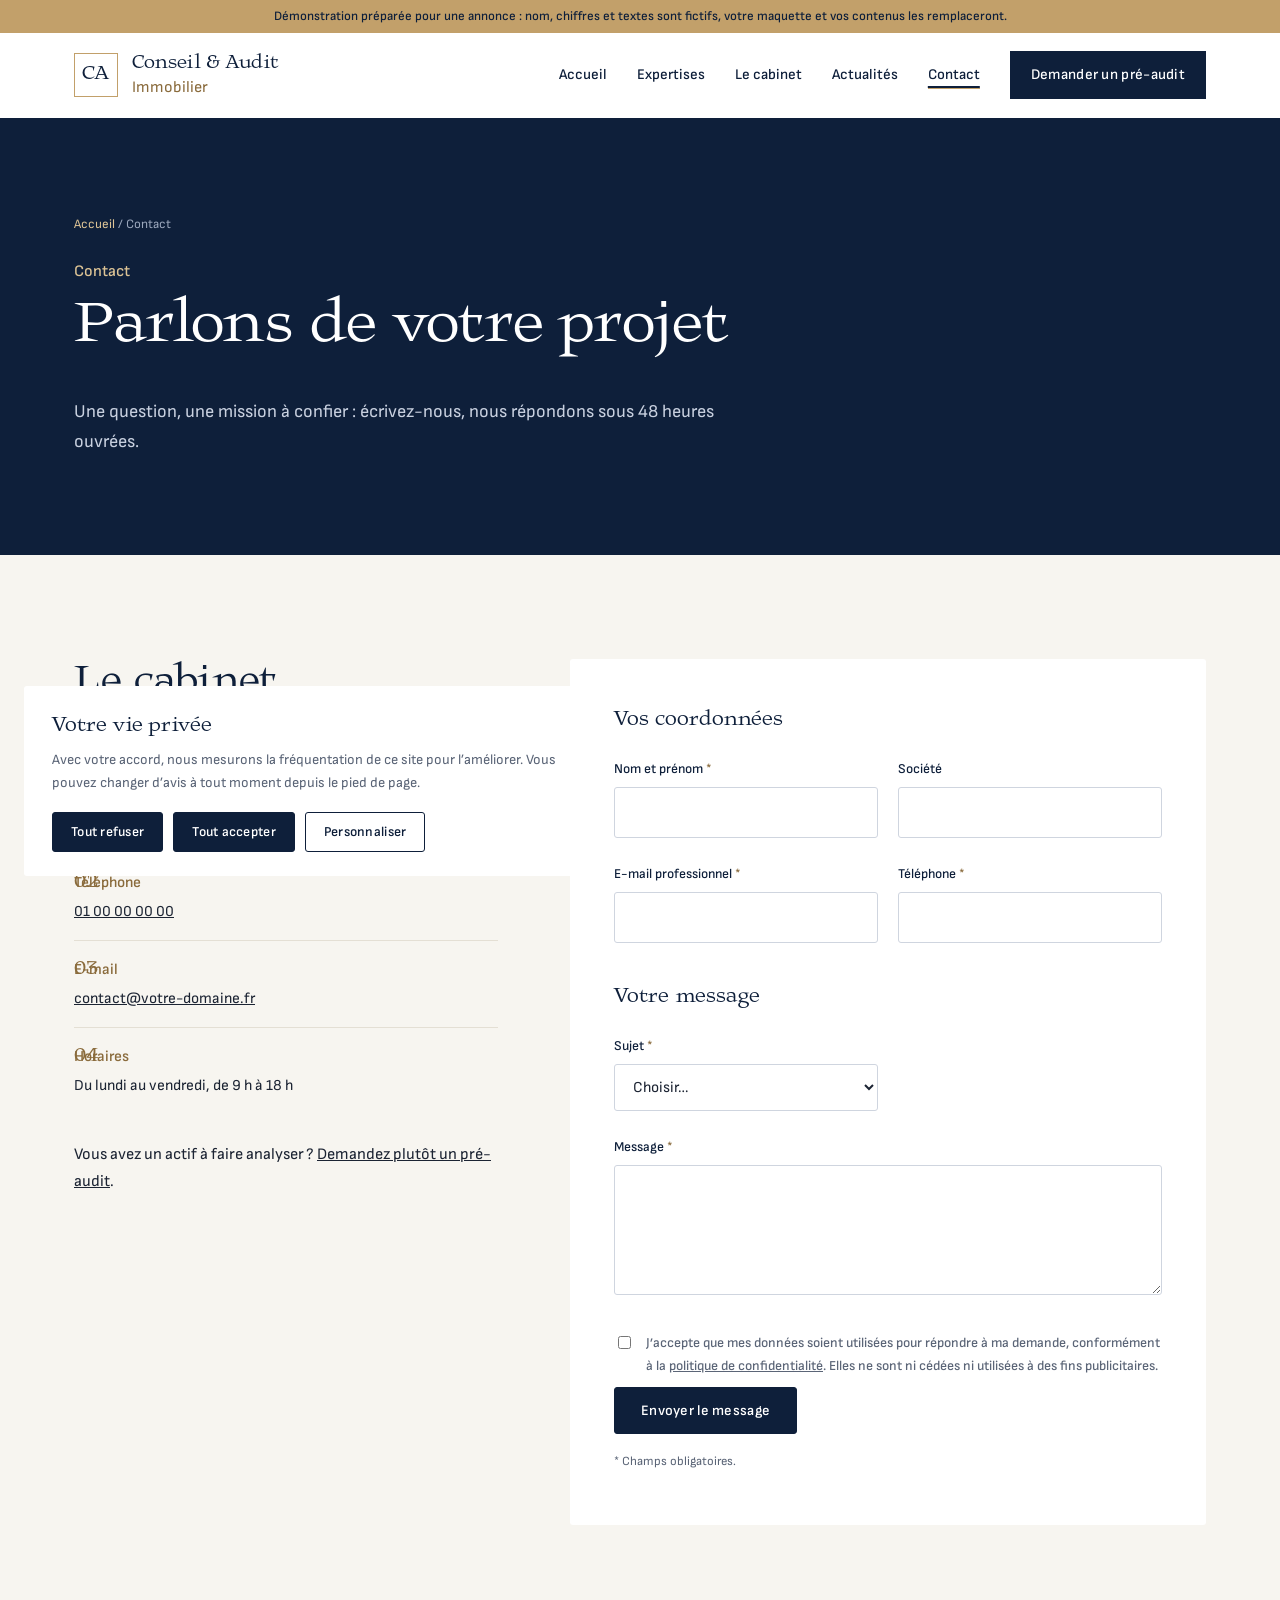
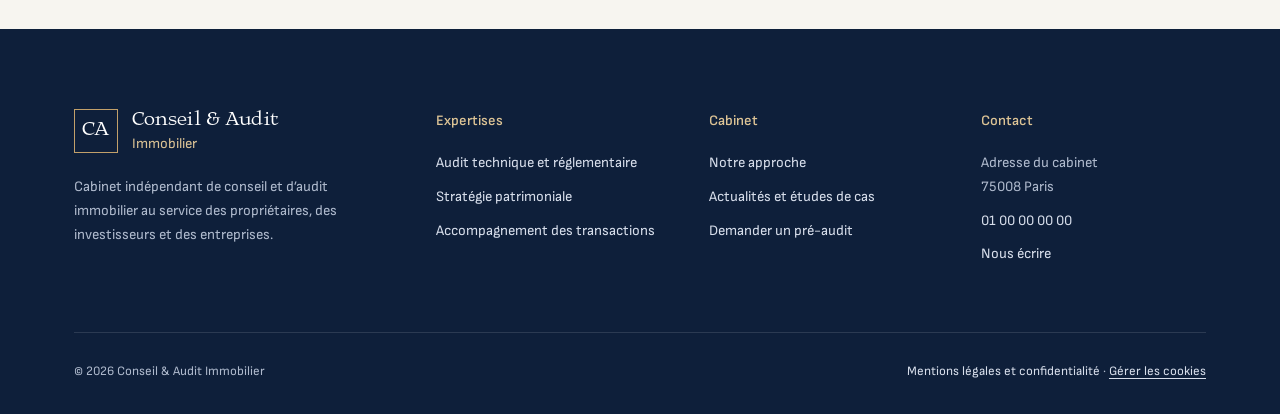
<file: contact.html>
<!doctype html>
<html lang="fr">
<head>
  <meta charset="utf-8">
  <meta name="viewport" content="width=device-width, initial-scale=1">
  <title>Contact — Conseil et Audit Immobilier</title>
  <meta name="description" content="Contactez le cabinet : coordonnées, formulaire de contact et demande de pré-audit.">
  <meta name="robots" content="noindex, nofollow">
  <meta property="og:type" content="website">
  <meta property="og:locale" content="fr_FR">
  <meta property="og:title" content="Contact — Conseil et Audit Immobilier">
  <meta property="og:description" content="Contactez le cabinet : coordonnées, formulaire de contact et demande de pré-audit.">
  <meta name="theme-color" content="#0E1F3A">
  <link rel="icon" href="data:image/svg+xml,%3Csvg%20xmlns%3D%22http%3A%2F%2Fwww.w3.org%2F2000%2Fsvg%22%20viewBox%3D%220%200%2064%2064%22%3E%3Crect%20width%3D%2264%22%20height%3D%2264%22%20fill%3D%22%230E1F3A%22%2F%3E%3Crect%20x%3D%226%22%20y%3D%226%22%20width%3D%2252%22%20height%3D%2252%22%20fill%3D%22none%22%20stroke%3D%22%23C2A06A%22%20stroke-width%3D%222%22%2F%3E%3Ctext%20x%3D%2232%22%20y%3D%2242%22%20font-family%3D%22Georgia%2Cserif%22%20font-size%3D%2226%22%20font-weight%3D%22600%22%20fill%3D%22%23fff%22%20text-anchor%3D%22middle%22%3ECA%3C%2Ftext%3E%3C%2Fsvg%3E">
  <link rel="preload" href="assets/fonts/halibut.woff2" as="font" type="font/woff2" crossorigin>
  <link rel="preload" href="assets/fonts/sofia-sans.woff2" as="font" type="font/woff2" crossorigin>
  <link rel="stylesheet" href="assets/style.css">
  <link rel="stylesheet" href="assets/reprise.css">
</head>
<body>
  <div class="bandeau-demo">Démonstration préparée pour une annonce : nom, chiffres et textes sont fictifs, votre maquette et vos contenus les remplaceront.</div>
  <header class="entete">
    <div class="conteneur">
      <a class="marque" href="index.html" aria-label="Conseil et Audit Immobilier, accueil"><span class="marque-sigle">CA</span><span class="marque-nom"><strong>Conseil &amp; Audit</strong><span>Immobilier</span></span></a>
      <button class="bouton-menu" aria-label="Ouvrir le menu" aria-expanded="false" aria-controls="navigation"><span></span><span></span><span></span></button>
      <nav class="nav" id="navigation" aria-label="Navigation principale">
        <ul>
          <li><a href="index.html">Accueil</a></li>
          <li><a href="expertises.html">Expertises</a></li>
          <li><a href="cabinet.html">Le cabinet</a></li>
          <li><a href="actualites.html">Actualités</a></li>
          <li><a href="contact.html" aria-current="page">Contact</a></li>
          <li><a class="bouton" href="pre-audit.html">Demander un pré-audit</a></li>
        </ul>
      </nav>
    </div>
  </header>
  <main>

    <section class="page-titre fond-marine">
      <div class="conteneur">
        <p class="fil"><a href="index.html">Accueil</a> / Contact</p>
        <span class="surtitre">Contact</span>
        <h1>Parlons de votre projet</h1>
        <p class="chapeau">Une question, une mission à confier : écrivez-nous, nous répondons sous 48 heures ouvrées.</p>
      </div>
    </section>
    <section class="fond-ivoire">
      <div class="conteneur formulaire-bloc">
        <aside class="aside-infos">
          <h2>Le cabinet</h2>
          <ul class="coordonnees">
            <li><strong>Adresse</strong>Adresse du cabinet<br>75008 Paris</li>
            <li><strong>Téléphone</strong><a href="tel:+33100000000">01 00 00 00 00</a></li>
            <li><strong>E-mail</strong><a href="mailto:contact@votre-domaine.fr">contact@votre-domaine.fr</a></li>
            <li><strong>Horaires</strong>Du lundi au vendredi, de 9 h à 18 h</li>
          </ul>
          <p style="margin-top:28px">Vous avez un actif à faire analyser ? <a href="pre-audit.html">Demandez plutôt un pré-audit</a>.</p>
        </aside>
        <div>
          <form data-formulaire aria-label="Formulaire de contact">
            <fieldset>
              <legend>Vos coordonnées</legend>
                <div class="champs">
                  
                <div class="champ">
                  <label for="nom">Nom et prénom <span class="obligatoire">*</span></label>
                  <input id="nom" name="nom" type="text" autocomplete="name" required>
                  <span class="erreur" aria-live="polite"></span>
                </div>
                  
                <div class="champ">
                  <label for="societe">Société</label>
                  <input id="societe" name="societe" type="text" autocomplete="organization">
                  <span class="erreur" aria-live="polite"></span>
                </div>
                  
                <div class="champ">
                  <label for="email">E-mail professionnel <span class="obligatoire">*</span></label>
                  <input id="email" name="email" type="email" autocomplete="email" required>
                  <span class="erreur" aria-live="polite"></span>
                </div>
                  
                <div class="champ">
                  <label for="telephone">Téléphone <span class="obligatoire">*</span></label>
                  <input id="telephone" name="telephone" type="tel" autocomplete="tel" pattern="[0-9 +().-]{10,}" required>
                  <span class="erreur" aria-live="polite"></span>
                </div>
                </div>
            </fieldset>
            <fieldset>
              <legend>Votre message</legend>
              <div class="champs">
                
                <div class="champ">
                  <label for="sujet">Sujet <span class="obligatoire">*</span></label>
                  <select id="sujet" name="sujet" required>
                    <option value="">Choisir…</option>
                    <option>Demande d’information</option><option>Proposition de partenariat</option><option>Presse</option><option>Autre</option>
                  </select>
                  <span class="erreur" aria-live="polite"></span>
                </div>
                <div class="champ plein">
                  <label for="message">Message <span class="obligatoire">*</span></label>
                  <textarea id="message" name="message" required></textarea>
                  <span class="erreur" aria-live="polite"></span>
                </div>
              </div>
            </fieldset>
              <div class="pot-de-miel" aria-hidden="true"><label>Laissez ce champ vide <input name="site_web" tabindex="-1" autocomplete="off"></label></div>
              <label class="consentement"><input type="checkbox" name="accord"> <span>J’accepte que mes données soient utilisées pour répondre à ma demande, conformément à la <a href="mentions-legales.html#donnees">politique de confidentialité</a>. Elles ne sont ni cédées ni utilisées à des fins publicitaires.</span></label>
              <span class="erreur erreur-accord" aria-live="polite" style="display:block;margin:-16px 0 20px"></span>
              <button class="bouton" type="submit">Envoyer le message</button>
              <p class="mention-form">* Champs obligatoires.</p>
          </form>
          <div class="succes" tabindex="-1" role="status">
            <h3>Votre message est bien envoyé</h3>
            <p>Nous vous répondons sous 48 heures ouvrées.</p>
            <p class="mention-form">Démonstration : aucune donnée n’a été envoyée.</p>
          </div>
        </div>
      </div>
    </section>
  </main>
  <footer class="pied">
    <div class="conteneur">
      <div class="grille">
        <div>
          <a class="marque" href="index.html" aria-label="Accueil"><span class="marque-sigle">CA</span><span class="marque-nom"><strong>Conseil &amp; Audit</strong><span>Immobilier</span></span></a>
          <p style="margin-top:22px;max-width:320px">Cabinet indépendant de conseil et d’audit immobilier au service des propriétaires, des investisseurs et des entreprises.</p>
        </div>
        <div>
          <h4>Expertises</h4>
          <ul><li><a href="expertises.html#audit">Audit technique et réglementaire</a></li><li><a href="expertises.html#conseil">Stratégie patrimoniale</a></li><li><a href="expertises.html#transaction">Accompagnement des transactions</a></li></ul>
        </div>
        <div>
          <h4>Cabinet</h4>
          <ul><li><a href="cabinet.html">Notre approche</a></li><li><a href="actualites.html">Actualités et études de cas</a></li><li><a href="pre-audit.html">Demander un pré-audit</a></li></ul>
        </div>
        <div>
          <h4>Contact</h4>
          <ul><li>Adresse du cabinet<br>75008 Paris</li><li><a href="tel:+33100000000">01 00 00 00 00</a></li><li><a href="contact.html">Nous écrire</a></li></ul>
        </div>
      </div>
      <div class="pied-bas">
        <span>© <span data-annee>2026</span> Conseil &amp; Audit Immobilier</span>
        <span><a href="mentions-legales.html">Mentions légales et confidentialité</a> · <button class="lien-bouton" data-gerer-cookies>Gérer les cookies</button></span>
      </div>
    </div>
  </footer>
  <div class="cookies" role="dialog" aria-labelledby="cookies-titre">
    <h2 id="cookies-titre">Votre vie privée</h2>
    <p>Avec votre accord, nous mesurons la fréquentation de ce site pour l’améliorer. Vous pouvez changer d’avis à tout moment depuis le pied de page.</p>
    <div class="cookies-actions">
      <button class="bouton" data-cookies="refuser">Tout refuser</button>
      <button class="bouton" data-cookies="accepter">Tout accepter</button>
      <button class="bouton bouton-ligne" data-cookies="personnaliser">Personnaliser</button>
    </div>
    <div class="cookies-detail">
      <div class="categorie"><div><strong>Nécessaires</strong><span>Mémorisent votre choix pendant six mois. Toujours actifs.</span></div><input type="checkbox" class="interrupteur" checked disabled aria-label="Cookies nécessaires, toujours actifs"></div>
      <div class="categorie"><div><strong>Mesure d’audience</strong><span>Statistiques de fréquentation, sans publicité ni revente.</span></div><input type="checkbox" class="interrupteur" id="mesure-audience" aria-label="Mesure d'audience"></div>
      <div class="cookies-actions"><button class="bouton" data-cookies="enregistrer">Enregistrer mes choix</button></div>
    </div>
  </div>
  <script src="assets/site.js" defer></script>
</body>
</html>
</file>
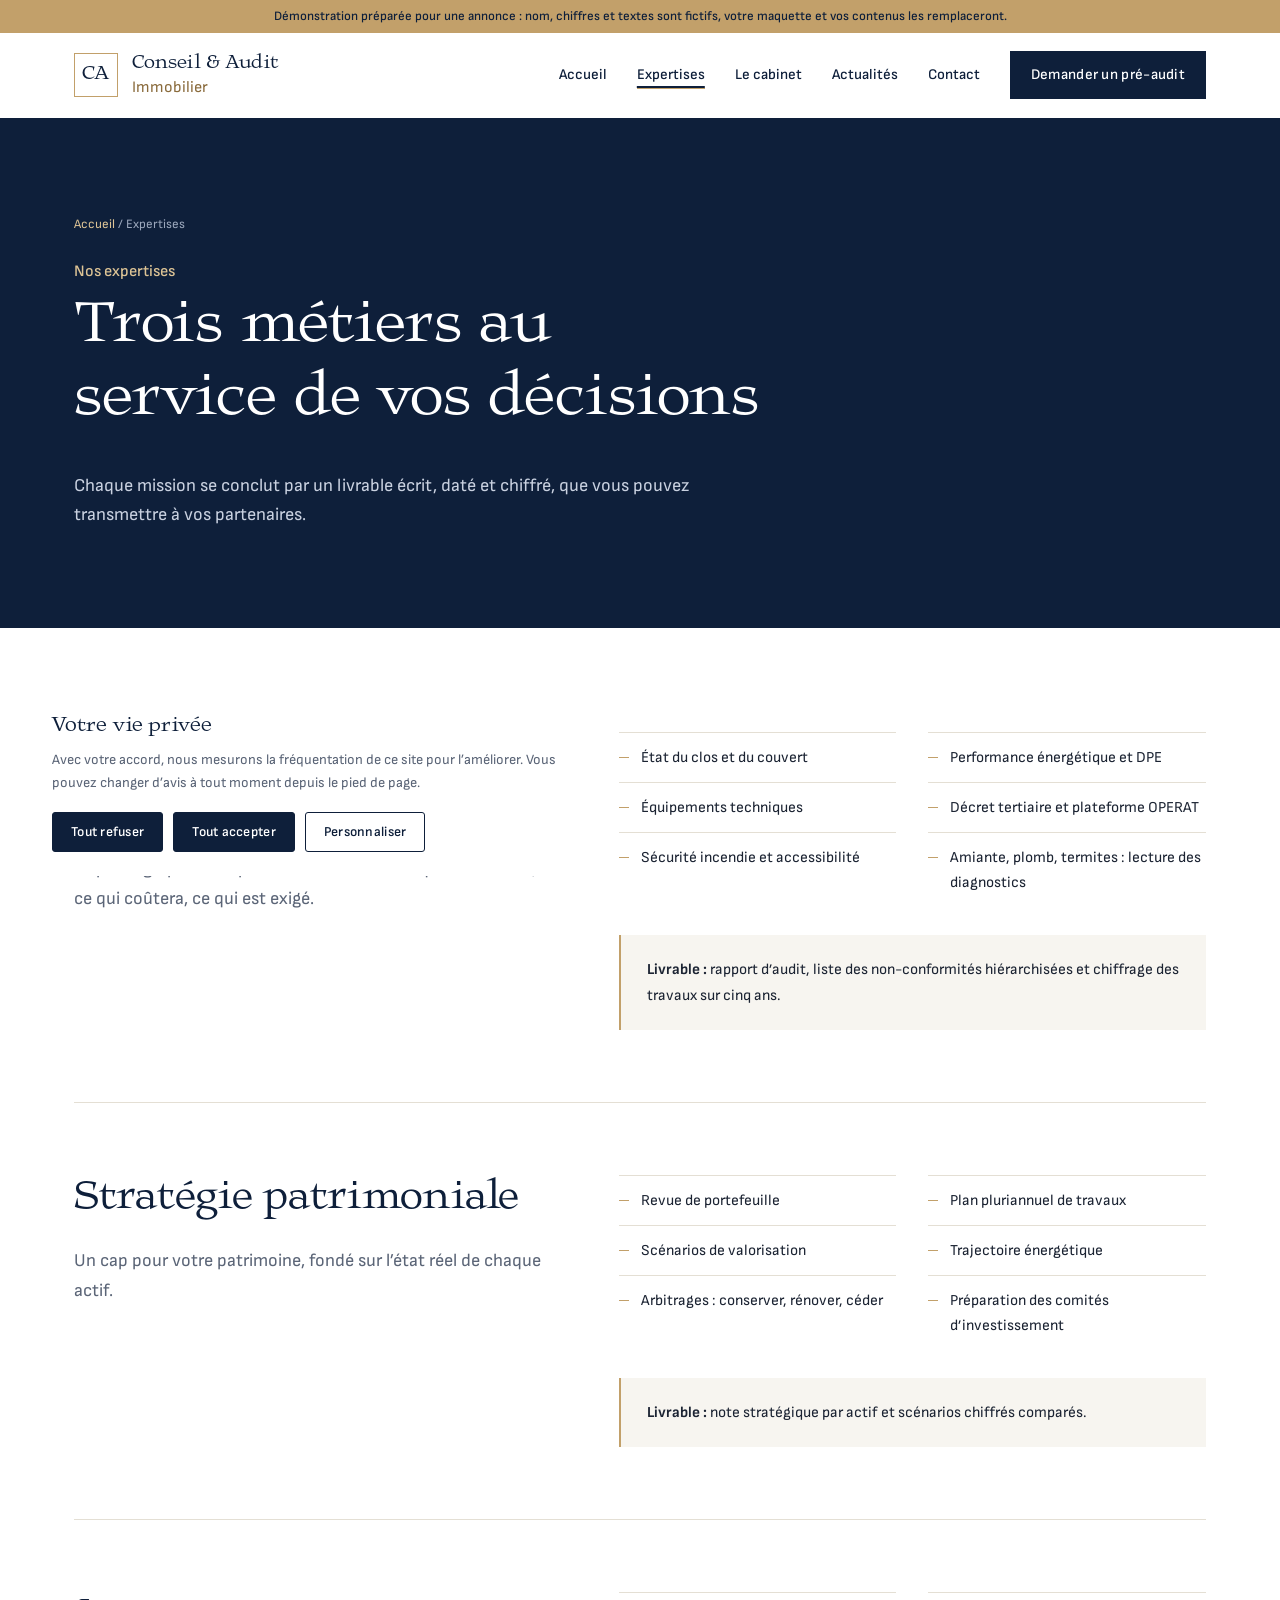
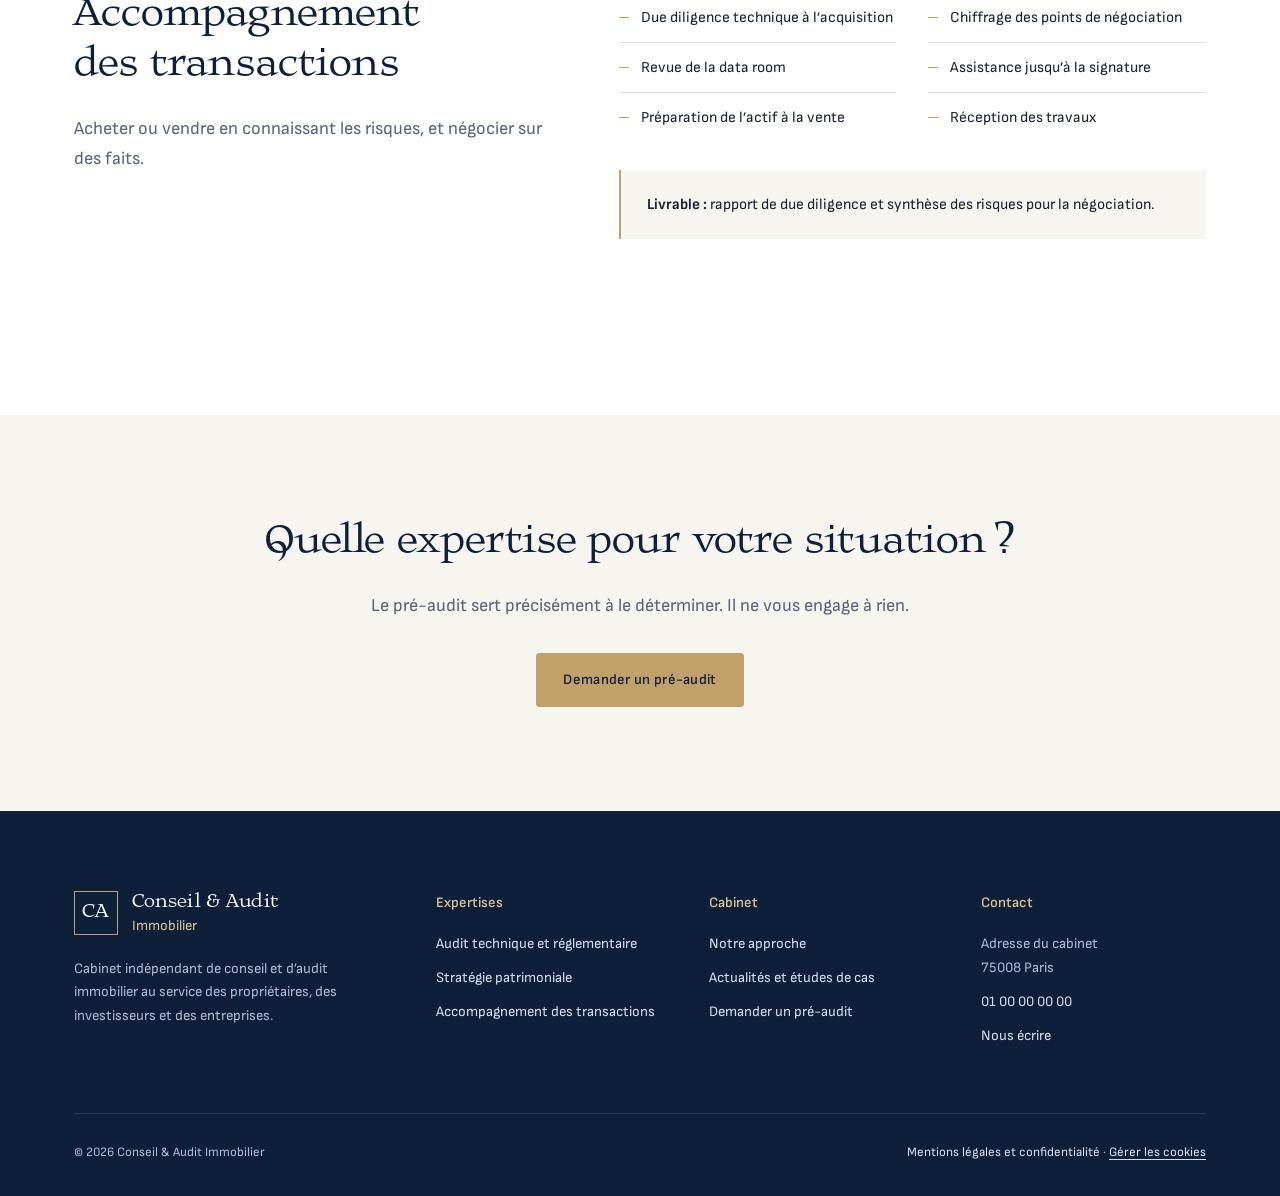
<file: expertises.html>
<!doctype html>
<html lang="fr">
<head>
  <meta charset="utf-8">
  <meta name="viewport" content="width=device-width, initial-scale=1">
  <title>Nos expertises — audit technique, stratégie patrimoniale, transactions</title>
  <meta name="description" content="Audit technique et réglementaire, stratégie patrimoniale et accompagnement des transactions immobilières : le détail de nos missions et de nos livrables.">
  <meta name="robots" content="noindex, nofollow">
  <meta property="og:type" content="website">
  <meta property="og:locale" content="fr_FR">
  <meta property="og:title" content="Nos expertises — audit technique, stratégie patrimoniale, transactions">
  <meta property="og:description" content="Audit technique et réglementaire, stratégie patrimoniale et accompagnement des transactions immobilières : le détail de nos missions et de nos livrables.">
  <meta name="theme-color" content="#0E1F3A">
  <link rel="icon" href="data:image/svg+xml,%3Csvg%20xmlns%3D%22http%3A%2F%2Fwww.w3.org%2F2000%2Fsvg%22%20viewBox%3D%220%200%2064%2064%22%3E%3Crect%20width%3D%2264%22%20height%3D%2264%22%20fill%3D%22%230E1F3A%22%2F%3E%3Crect%20x%3D%226%22%20y%3D%226%22%20width%3D%2252%22%20height%3D%2252%22%20fill%3D%22none%22%20stroke%3D%22%23C2A06A%22%20stroke-width%3D%222%22%2F%3E%3Ctext%20x%3D%2232%22%20y%3D%2242%22%20font-family%3D%22Georgia%2Cserif%22%20font-size%3D%2226%22%20font-weight%3D%22600%22%20fill%3D%22%23fff%22%20text-anchor%3D%22middle%22%3ECA%3C%2Ftext%3E%3C%2Fsvg%3E">
  <link rel="preload" href="assets/fonts/halibut.woff2" as="font" type="font/woff2" crossorigin>
  <link rel="preload" href="assets/fonts/sofia-sans.woff2" as="font" type="font/woff2" crossorigin>
  <link rel="stylesheet" href="assets/style.css">
  <link rel="stylesheet" href="assets/reprise.css">
</head>
<body>
  <div class="bandeau-demo">Démonstration préparée pour une annonce : nom, chiffres et textes sont fictifs, votre maquette et vos contenus les remplaceront.</div>
  <header class="entete">
    <div class="conteneur">
      <a class="marque" href="index.html" aria-label="Conseil et Audit Immobilier, accueil"><span class="marque-sigle">CA</span><span class="marque-nom"><strong>Conseil &amp; Audit</strong><span>Immobilier</span></span></a>
      <button class="bouton-menu" aria-label="Ouvrir le menu" aria-expanded="false" aria-controls="navigation"><span></span><span></span><span></span></button>
      <nav class="nav" id="navigation" aria-label="Navigation principale">
        <ul>
          <li><a href="index.html">Accueil</a></li>
          <li><a href="expertises.html" aria-current="page">Expertises</a></li>
          <li><a href="cabinet.html">Le cabinet</a></li>
          <li><a href="actualites.html">Actualités</a></li>
          <li><a href="contact.html">Contact</a></li>
          <li><a class="bouton" href="pre-audit.html">Demander un pré-audit</a></li>
        </ul>
      </nav>
    </div>
  </header>
  <main>

    <section class="page-titre fond-marine">
      <div class="conteneur">
        <p class="fil"><a href="index.html">Accueil</a> / Expertises</p>
        <span class="surtitre">Nos expertises</span>
        <h1>Trois métiers au service de vos décisions</h1>
        <p class="chapeau">Chaque mission se conclut par un livrable écrit, daté et chiffré, que vous pouvez transmettre à vos partenaires.</p>
      </div>
    </section>
    <section>
      <div class="conteneur">
        <div class="expertise" id="audit">
          <div><span class="numero surtitre">01</span><h2>Audit technique et réglementaire</h2><p class="chapeau">La photographie complète de votre actif : ce qui fonctionne, ce qui coûtera, ce qui est exigé.</p></div>
          <div>
            <ul><li>État du clos et du couvert</li><li>Équipements techniques</li><li>Sécurité incendie et accessibilité</li><li>Performance énergétique et DPE</li><li>Décret tertiaire et plateforme OPERAT</li><li>Amiante, plomb, termites : lecture des diagnostics</li></ul>
            <div class="livrable"><strong>Livrable :</strong> rapport d’audit, liste des non-conformités hiérarchisées et chiffrage des travaux sur cinq ans.</div>
          </div>
        </div>
        <div class="expertise" id="conseil">
          <div><span class="numero surtitre">02</span><h2>Stratégie patrimoniale</h2><p class="chapeau">Un cap pour votre patrimoine, fondé sur l’état réel de chaque actif.</p></div>
          <div>
            <ul><li>Revue de portefeuille</li><li>Scénarios de valorisation</li><li>Arbitrages : conserver, rénover, céder</li><li>Plan pluriannuel de travaux</li><li>Trajectoire énergétique</li><li>Préparation des comités d’investissement</li></ul>
            <div class="livrable"><strong>Livrable :</strong> note stratégique par actif et scénarios chiffrés comparés.</div>
          </div>
        </div>
        <div class="expertise" id="transaction">
          <div><span class="numero surtitre">03</span><h2>Accompagnement des transactions</h2><p class="chapeau">Acheter ou vendre en connaissant les risques, et négocier sur des faits.</p></div>
          <div>
            <ul><li>Due diligence technique à l’acquisition</li><li>Revue de la data room</li><li>Préparation de l’actif à la vente</li><li>Chiffrage des points de négociation</li><li>Assistance jusqu’à la signature</li><li>Réception des travaux</li></ul>
            <div class="livrable"><strong>Livrable :</strong> rapport de due diligence et synthèse des risques pour la négociation.</div>
          </div>
        </div>
      </div>
    </section>
    <section class="appel fond-ivoire">
      <div class="conteneur">
        <h2>Quelle expertise pour votre situation ?</h2>
        <p class="chapeau">Le pré-audit sert précisément à le déterminer. Il ne vous engage à rien.</p>
        <a class="bouton bouton-or" href="pre-audit.html">Demander un pré-audit</a>
      </div>
    </section>
  </main>
  <footer class="pied">
    <div class="conteneur">
      <div class="grille">
        <div>
          <a class="marque" href="index.html" aria-label="Accueil"><span class="marque-sigle">CA</span><span class="marque-nom"><strong>Conseil &amp; Audit</strong><span>Immobilier</span></span></a>
          <p style="margin-top:22px;max-width:320px">Cabinet indépendant de conseil et d’audit immobilier au service des propriétaires, des investisseurs et des entreprises.</p>
        </div>
        <div>
          <h4>Expertises</h4>
          <ul><li><a href="expertises.html#audit">Audit technique et réglementaire</a></li><li><a href="expertises.html#conseil">Stratégie patrimoniale</a></li><li><a href="expertises.html#transaction">Accompagnement des transactions</a></li></ul>
        </div>
        <div>
          <h4>Cabinet</h4>
          <ul><li><a href="cabinet.html">Notre approche</a></li><li><a href="actualites.html">Actualités et études de cas</a></li><li><a href="pre-audit.html">Demander un pré-audit</a></li></ul>
        </div>
        <div>
          <h4>Contact</h4>
          <ul><li>Adresse du cabinet<br>75008 Paris</li><li><a href="tel:+33100000000">01 00 00 00 00</a></li><li><a href="contact.html">Nous écrire</a></li></ul>
        </div>
      </div>
      <div class="pied-bas">
        <span>© <span data-annee>2026</span> Conseil &amp; Audit Immobilier</span>
        <span><a href="mentions-legales.html">Mentions légales et confidentialité</a> · <button class="lien-bouton" data-gerer-cookies>Gérer les cookies</button></span>
      </div>
    </div>
  </footer>
  <div class="cookies" role="dialog" aria-labelledby="cookies-titre">
    <h2 id="cookies-titre">Votre vie privée</h2>
    <p>Avec votre accord, nous mesurons la fréquentation de ce site pour l’améliorer. Vous pouvez changer d’avis à tout moment depuis le pied de page.</p>
    <div class="cookies-actions">
      <button class="bouton" data-cookies="refuser">Tout refuser</button>
      <button class="bouton" data-cookies="accepter">Tout accepter</button>
      <button class="bouton bouton-ligne" data-cookies="personnaliser">Personnaliser</button>
    </div>
    <div class="cookies-detail">
      <div class="categorie"><div><strong>Nécessaires</strong><span>Mémorisent votre choix pendant six mois. Toujours actifs.</span></div><input type="checkbox" class="interrupteur" checked disabled aria-label="Cookies nécessaires, toujours actifs"></div>
      <div class="categorie"><div><strong>Mesure d’audience</strong><span>Statistiques de fréquentation, sans publicité ni revente.</span></div><input type="checkbox" class="interrupteur" id="mesure-audience" aria-label="Mesure d'audience"></div>
      <div class="cookies-actions"><button class="bouton" data-cookies="enregistrer">Enregistrer mes choix</button></div>
    </div>
  </div>
  <script src="assets/site.js" defer></script>
</body>
</html>
</file>
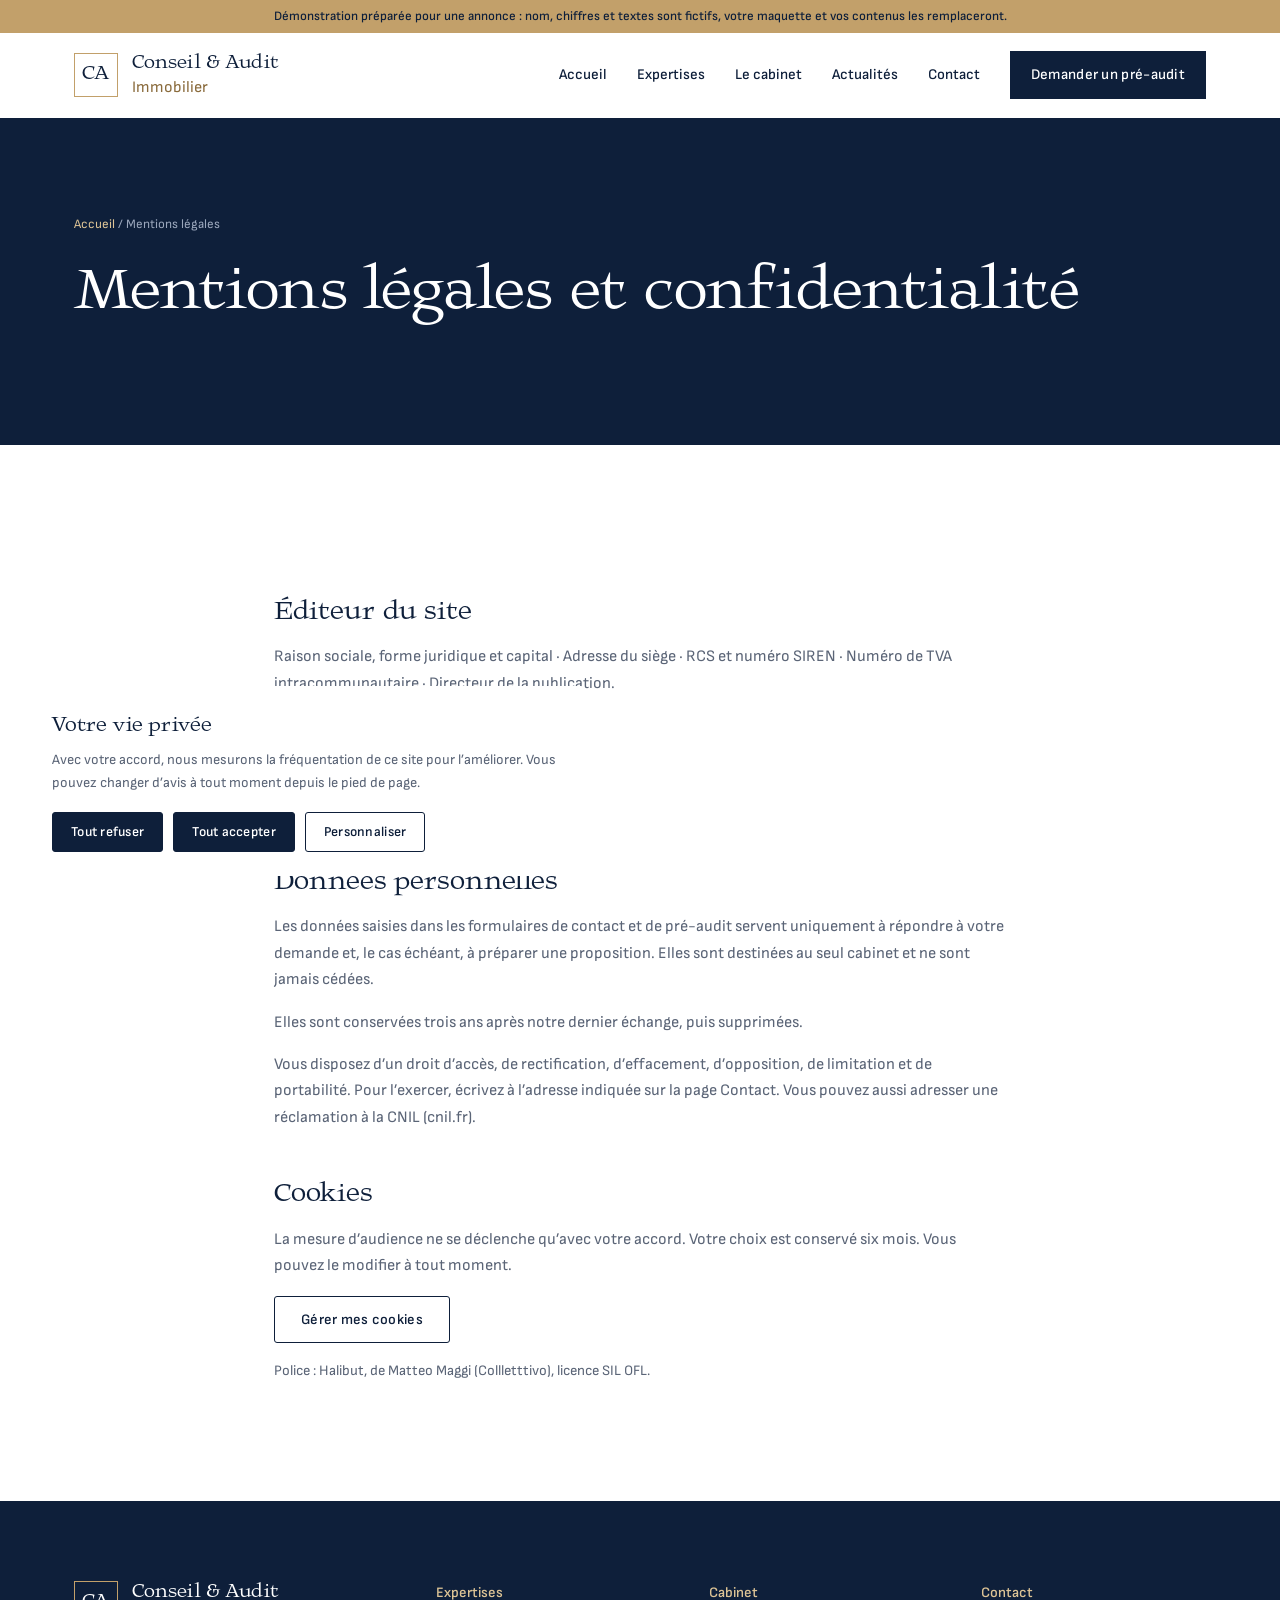
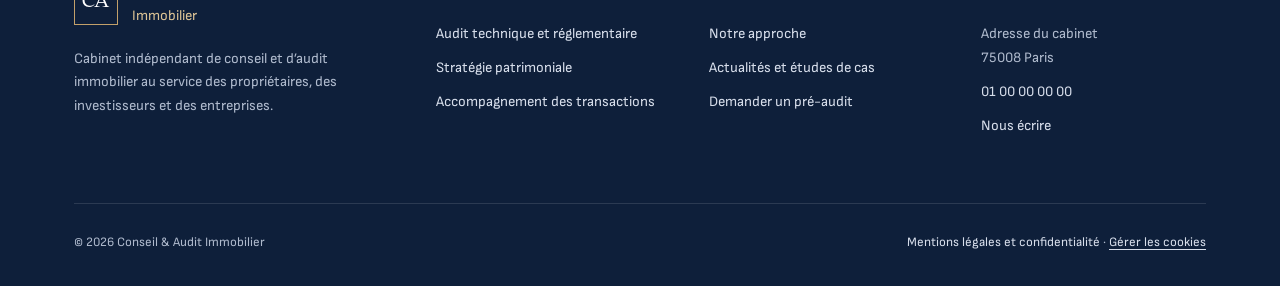
<file: mentions-legales.html>
<!doctype html>
<html lang="fr">
<head>
  <meta charset="utf-8">
  <meta name="viewport" content="width=device-width, initial-scale=1">
  <title>Mentions légales et politique de confidentialité</title>
  <meta name="description" content="Mentions légales, traitement des données personnelles et gestion des cookies.">
  <meta name="robots" content="noindex, nofollow">
  <meta property="og:type" content="website">
  <meta property="og:locale" content="fr_FR">
  <meta property="og:title" content="Mentions légales et politique de confidentialité">
  <meta property="og:description" content="Mentions légales, traitement des données personnelles et gestion des cookies.">
  <meta name="theme-color" content="#0E1F3A">
  <link rel="icon" href="data:image/svg+xml,%3Csvg%20xmlns%3D%22http%3A%2F%2Fwww.w3.org%2F2000%2Fsvg%22%20viewBox%3D%220%200%2064%2064%22%3E%3Crect%20width%3D%2264%22%20height%3D%2264%22%20fill%3D%22%230E1F3A%22%2F%3E%3Crect%20x%3D%226%22%20y%3D%226%22%20width%3D%2252%22%20height%3D%2252%22%20fill%3D%22none%22%20stroke%3D%22%23C2A06A%22%20stroke-width%3D%222%22%2F%3E%3Ctext%20x%3D%2232%22%20y%3D%2242%22%20font-family%3D%22Georgia%2Cserif%22%20font-size%3D%2226%22%20font-weight%3D%22600%22%20fill%3D%22%23fff%22%20text-anchor%3D%22middle%22%3ECA%3C%2Ftext%3E%3C%2Fsvg%3E">
  <link rel="preload" href="assets/fonts/halibut.woff2" as="font" type="font/woff2" crossorigin>
  <link rel="preload" href="assets/fonts/sofia-sans.woff2" as="font" type="font/woff2" crossorigin>
  <link rel="stylesheet" href="assets/style.css">
  <link rel="stylesheet" href="assets/reprise.css">
</head>
<body>
  <div class="bandeau-demo">Démonstration préparée pour une annonce : nom, chiffres et textes sont fictifs, votre maquette et vos contenus les remplaceront.</div>
  <header class="entete">
    <div class="conteneur">
      <a class="marque" href="index.html" aria-label="Conseil et Audit Immobilier, accueil"><span class="marque-sigle">CA</span><span class="marque-nom"><strong>Conseil &amp; Audit</strong><span>Immobilier</span></span></a>
      <button class="bouton-menu" aria-label="Ouvrir le menu" aria-expanded="false" aria-controls="navigation"><span></span><span></span><span></span></button>
      <nav class="nav" id="navigation" aria-label="Navigation principale">
        <ul>
          <li><a href="index.html">Accueil</a></li>
          <li><a href="expertises.html">Expertises</a></li>
          <li><a href="cabinet.html">Le cabinet</a></li>
          <li><a href="actualites.html">Actualités</a></li>
          <li><a href="contact.html">Contact</a></li>
          <li><a class="bouton" href="pre-audit.html">Demander un pré-audit</a></li>
        </ul>
      </nav>
    </div>
  </header>
  <main>

    <section class="page-titre fond-marine">
      <div class="conteneur">
        <p class="fil"><a href="index.html">Accueil</a> / Mentions légales</p>
        <h1>Mentions légales et confidentialité</h1>
      </div>
    </section>
    <section>
      <div class="conteneur texte-legal">
        <h2>Éditeur du site</h2>
        <p>Raison sociale, forme juridique et capital · Adresse du siège · RCS et numéro SIREN · Numéro de TVA intracommunautaire · Directeur de la publication.</p>
        <h2>Hébergement</h2>
        <p>Nom, adresse et téléphone de l’hébergeur.</p>
        <h2 id="donnees">Données personnelles</h2>
        <p>Les données saisies dans les formulaires de contact et de pré-audit servent uniquement à répondre à votre demande et, le cas échéant, à préparer une proposition. Elles sont destinées au seul cabinet et ne sont jamais cédées.</p>
        <p>Elles sont conservées trois ans après notre dernier échange, puis supprimées.</p>
        <p>Vous disposez d’un droit d’accès, de rectification, d’effacement, d’opposition, de limitation et de portabilité. Pour l’exercer, écrivez à l’adresse indiquée sur la page Contact. Vous pouvez aussi adresser une réclamation à la CNIL (cnil.fr).</p>
        <h2>Cookies</h2>
        <p>La mesure d’audience ne se déclenche qu’avec votre accord. Votre choix est conservé six mois. Vous pouvez le modifier à tout moment.</p>
        <p><button class="bouton bouton-ligne" data-gerer-cookies>Gérer mes cookies</button></p>
        <p class="credit-polices">Police : Halibut, de Matteo Maggi (Collletttivo), licence SIL OFL.</p>
      </div>
    </section>
  </main>
  <footer class="pied">
    <div class="conteneur">
      <div class="grille">
        <div>
          <a class="marque" href="index.html" aria-label="Accueil"><span class="marque-sigle">CA</span><span class="marque-nom"><strong>Conseil &amp; Audit</strong><span>Immobilier</span></span></a>
          <p style="margin-top:22px;max-width:320px">Cabinet indépendant de conseil et d’audit immobilier au service des propriétaires, des investisseurs et des entreprises.</p>
        </div>
        <div>
          <h4>Expertises</h4>
          <ul><li><a href="expertises.html#audit">Audit technique et réglementaire</a></li><li><a href="expertises.html#conseil">Stratégie patrimoniale</a></li><li><a href="expertises.html#transaction">Accompagnement des transactions</a></li></ul>
        </div>
        <div>
          <h4>Cabinet</h4>
          <ul><li><a href="cabinet.html">Notre approche</a></li><li><a href="actualites.html">Actualités et études de cas</a></li><li><a href="pre-audit.html">Demander un pré-audit</a></li></ul>
        </div>
        <div>
          <h4>Contact</h4>
          <ul><li>Adresse du cabinet<br>75008 Paris</li><li><a href="tel:+33100000000">01 00 00 00 00</a></li><li><a href="contact.html">Nous écrire</a></li></ul>
        </div>
      </div>
      <div class="pied-bas">
        <span>© <span data-annee>2026</span> Conseil &amp; Audit Immobilier</span>
        <span><a href="mentions-legales.html">Mentions légales et confidentialité</a> · <button class="lien-bouton" data-gerer-cookies>Gérer les cookies</button></span>
      </div>
    </div>
  </footer>
  <div class="cookies" role="dialog" aria-labelledby="cookies-titre">
    <h2 id="cookies-titre">Votre vie privée</h2>
    <p>Avec votre accord, nous mesurons la fréquentation de ce site pour l’améliorer. Vous pouvez changer d’avis à tout moment depuis le pied de page.</p>
    <div class="cookies-actions">
      <button class="bouton" data-cookies="refuser">Tout refuser</button>
      <button class="bouton" data-cookies="accepter">Tout accepter</button>
      <button class="bouton bouton-ligne" data-cookies="personnaliser">Personnaliser</button>
    </div>
    <div class="cookies-detail">
      <div class="categorie"><div><strong>Nécessaires</strong><span>Mémorisent votre choix pendant six mois. Toujours actifs.</span></div><input type="checkbox" class="interrupteur" checked disabled aria-label="Cookies nécessaires, toujours actifs"></div>
      <div class="categorie"><div><strong>Mesure d’audience</strong><span>Statistiques de fréquentation, sans publicité ni revente.</span></div><input type="checkbox" class="interrupteur" id="mesure-audience" aria-label="Mesure d'audience"></div>
      <div class="cookies-actions"><button class="bouton" data-cookies="enregistrer">Enregistrer mes choix</button></div>
    </div>
  </div>
  <script src="assets/site.js" defer></script>
</body>
</html>
</file>
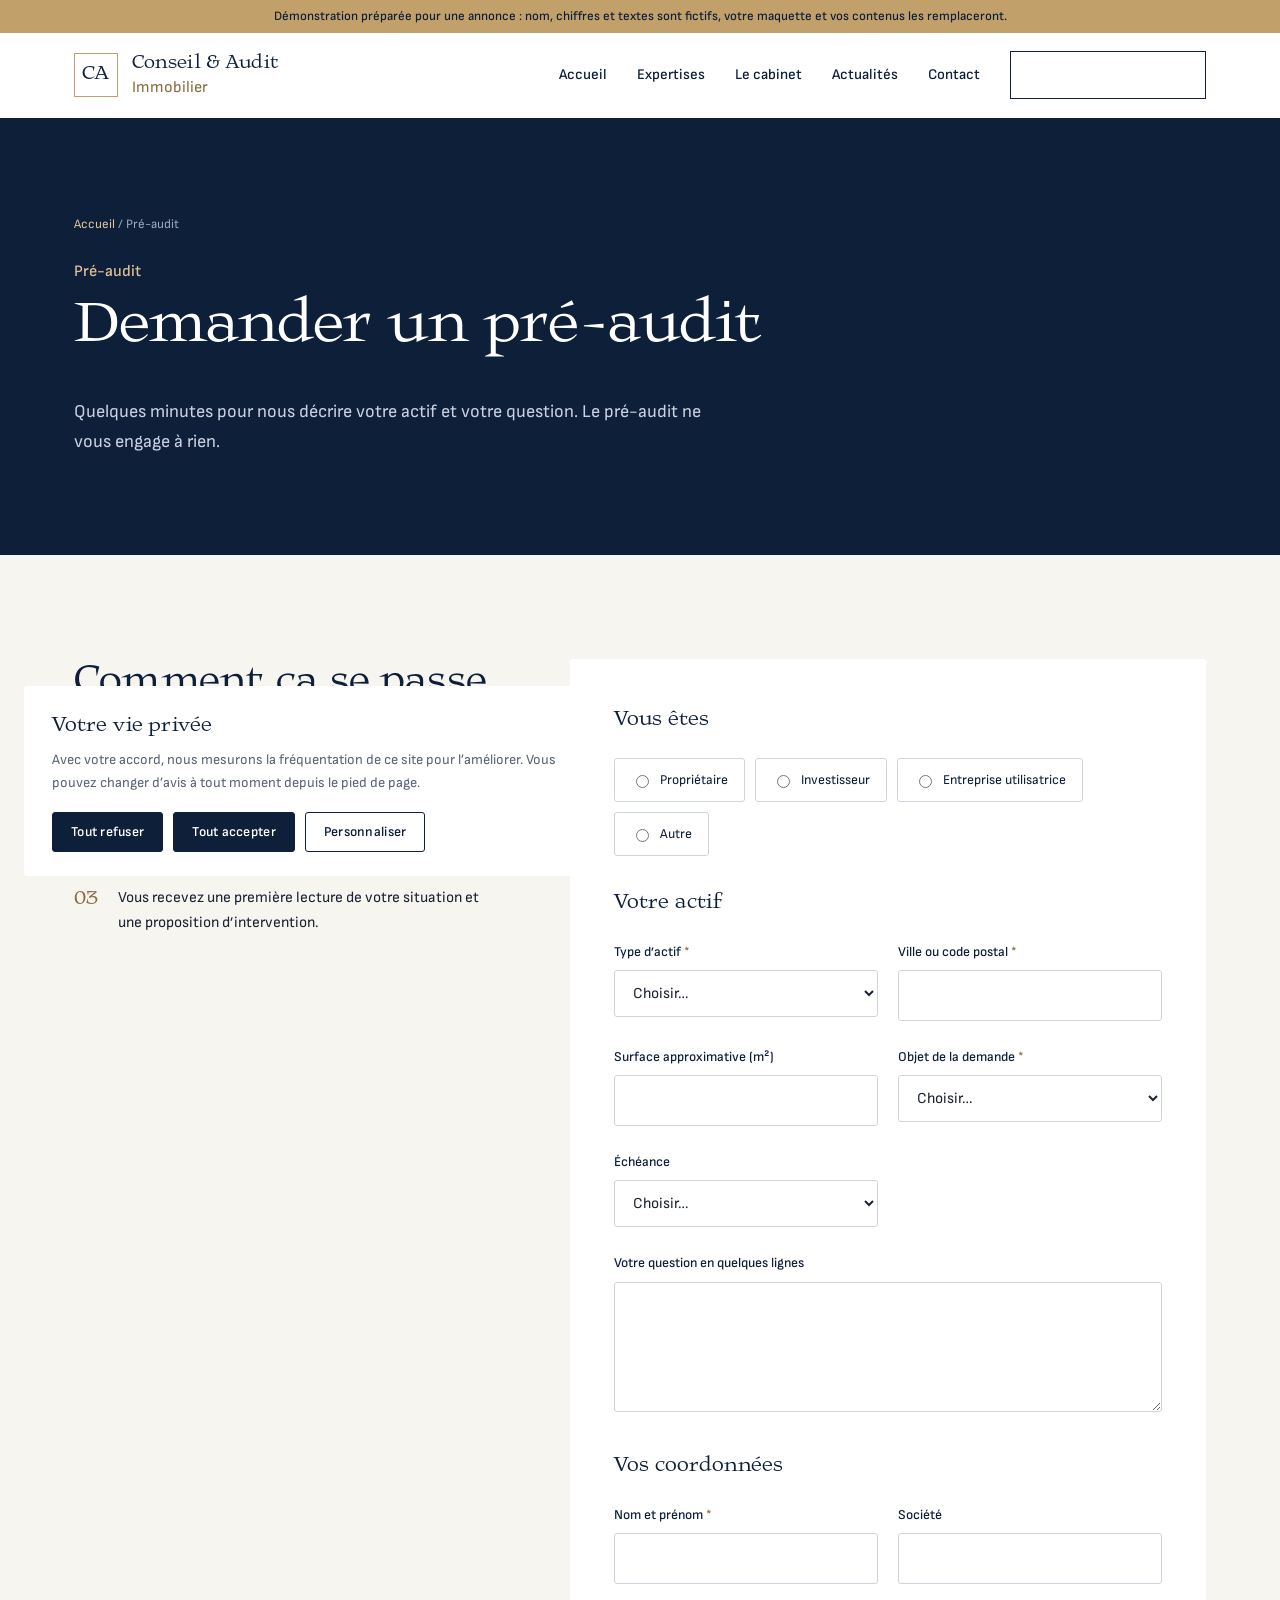
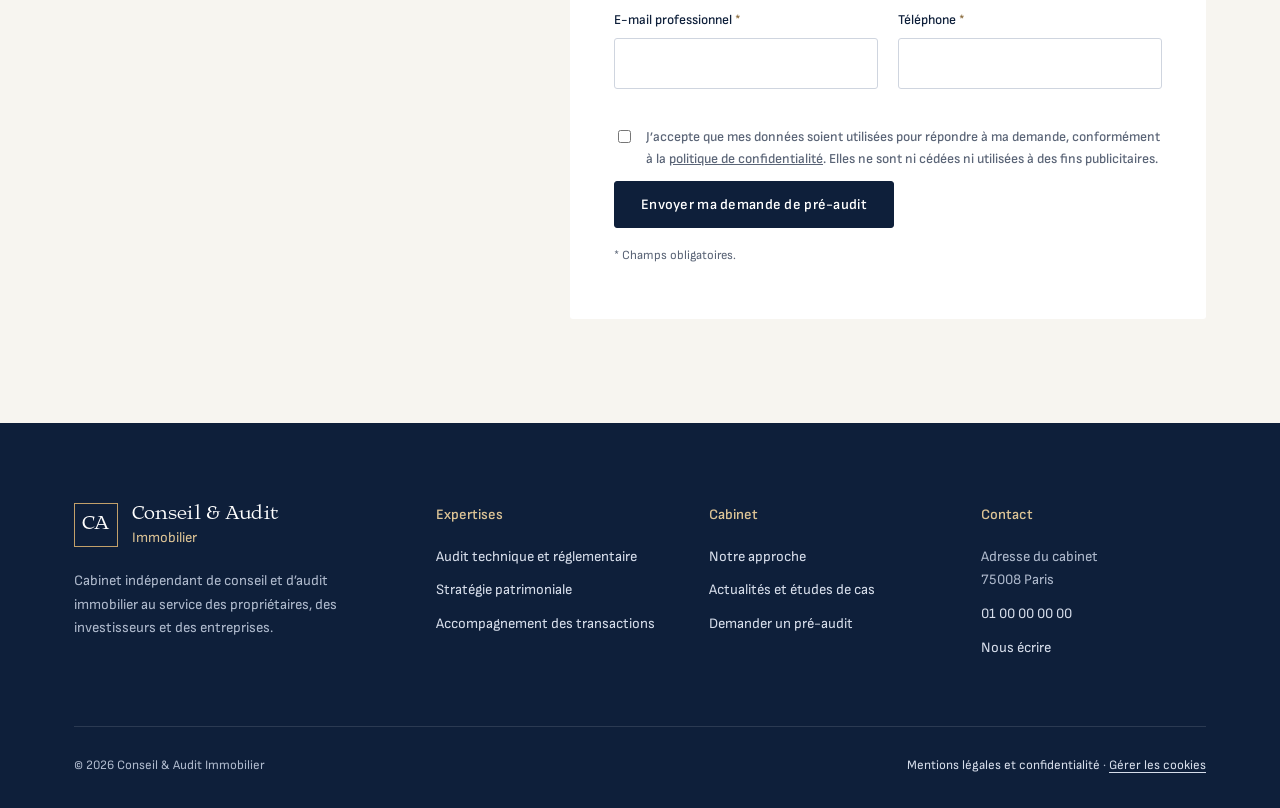
<file: pre-audit.html>
<!doctype html>
<html lang="fr">
<head>
  <meta charset="utf-8">
  <meta name="viewport" content="width=device-width, initial-scale=1">
  <title>Demander un pré-audit de votre actif immobilier</title>
  <meta name="description" content="Décrivez votre actif et votre question en quelques minutes : un associé vous rappelle sous 48 heures ouvrées avec une première lecture et une proposition.">
  <meta name="robots" content="noindex, nofollow">
  <meta property="og:type" content="website">
  <meta property="og:locale" content="fr_FR">
  <meta property="og:title" content="Demander un pré-audit de votre actif immobilier">
  <meta property="og:description" content="Décrivez votre actif et votre question en quelques minutes : un associé vous rappelle sous 48 heures ouvrées avec une première lecture et une proposition.">
  <meta name="theme-color" content="#0E1F3A">
  <link rel="icon" href="data:image/svg+xml,%3Csvg%20xmlns%3D%22http%3A%2F%2Fwww.w3.org%2F2000%2Fsvg%22%20viewBox%3D%220%200%2064%2064%22%3E%3Crect%20width%3D%2264%22%20height%3D%2264%22%20fill%3D%22%230E1F3A%22%2F%3E%3Crect%20x%3D%226%22%20y%3D%226%22%20width%3D%2252%22%20height%3D%2252%22%20fill%3D%22none%22%20stroke%3D%22%23C2A06A%22%20stroke-width%3D%222%22%2F%3E%3Ctext%20x%3D%2232%22%20y%3D%2242%22%20font-family%3D%22Georgia%2Cserif%22%20font-size%3D%2226%22%20font-weight%3D%22600%22%20fill%3D%22%23fff%22%20text-anchor%3D%22middle%22%3ECA%3C%2Ftext%3E%3C%2Fsvg%3E">
  <link rel="preload" href="assets/fonts/halibut.woff2" as="font" type="font/woff2" crossorigin>
  <link rel="preload" href="assets/fonts/sofia-sans.woff2" as="font" type="font/woff2" crossorigin>
  <link rel="stylesheet" href="assets/style.css">
  <link rel="stylesheet" href="assets/reprise.css">
</head>
<body>
  <div class="bandeau-demo">Démonstration préparée pour une annonce : nom, chiffres et textes sont fictifs, votre maquette et vos contenus les remplaceront.</div>
  <header class="entete">
    <div class="conteneur">
      <a class="marque" href="index.html" aria-label="Conseil et Audit Immobilier, accueil"><span class="marque-sigle">CA</span><span class="marque-nom"><strong>Conseil &amp; Audit</strong><span>Immobilier</span></span></a>
      <button class="bouton-menu" aria-label="Ouvrir le menu" aria-expanded="false" aria-controls="navigation"><span></span><span></span><span></span></button>
      <nav class="nav" id="navigation" aria-label="Navigation principale">
        <ul>
          <li><a href="index.html">Accueil</a></li>
          <li><a href="expertises.html">Expertises</a></li>
          <li><a href="cabinet.html">Le cabinet</a></li>
          <li><a href="actualites.html">Actualités</a></li>
          <li><a href="contact.html">Contact</a></li>
          <li><a class="bouton" href="pre-audit.html" aria-current="page">Demander un pré-audit</a></li>
        </ul>
      </nav>
    </div>
  </header>
  <main>

    <section class="page-titre fond-marine">
      <div class="conteneur">
        <p class="fil"><a href="index.html">Accueil</a> / Pré-audit</p>
        <span class="surtitre">Pré-audit</span>
        <h1>Demander un pré-audit</h1>
        <p class="chapeau">Quelques minutes pour nous décrire votre actif et votre question. Le pré-audit ne vous engage à rien.</p>
      </div>
    </section>
    <section class="fond-ivoire">
      <div class="conteneur formulaire-bloc">
        <aside class="aside-infos">
          <h2>Comment ça se passe</h2>
          <ol>
            <li>Vous remplissez ce formulaire.</li>
            <li>Un associé vous rappelle sous 48 heures ouvrées pour préciser votre besoin.</li>
            <li>Vous recevez une première lecture de votre situation et une proposition d’intervention.</li>
          </ol>
        </aside>
        <div>
          <form data-formulaire aria-label="Demande de pré-audit">
            <fieldset>
              <legend>Vous êtes</legend>
              <div class="choix" data-requis-groupe>
                <label><input type="radio" name="profil" value="proprietaire"> Propriétaire</label>
                <label><input type="radio" name="profil" value="investisseur"> Investisseur</label>
                <label><input type="radio" name="profil" value="entreprise"> Entreprise utilisatrice</label>
                <label><input type="radio" name="profil" value="autre"> Autre</label>
              </div>
              <span class="erreur" aria-live="polite"></span>
            </fieldset>
            <fieldset>
              <legend>Votre actif</legend>
              <div class="champs">
                
                <div class="champ">
                  <label for="type_actif">Type d’actif <span class="obligatoire">*</span></label>
                  <select id="type_actif" name="type_actif" required>
                    <option value="">Choisir…</option>
                    <option>Bureaux</option><option>Commerce</option><option>Activité ou logistique</option><option>Résidentiel</option><option>Ensemble mixte</option>
                  </select>
                  <span class="erreur" aria-live="polite"></span>
                </div>
                
                <div class="champ">
                  <label for="localisation">Ville ou code postal <span class="obligatoire">*</span></label>
                  <input id="localisation" name="localisation" type="text" required>
                  <span class="erreur" aria-live="polite"></span>
                </div>
                
                <div class="champ">
                  <label for="surface">Surface approximative (m²)</label>
                  <input id="surface" name="surface" type="number" min="1" inputmode="numeric">
                  <span class="erreur" aria-live="polite"></span>
                </div>
                
                <div class="champ">
                  <label for="objet">Objet de la demande <span class="obligatoire">*</span></label>
                  <select id="objet" name="objet" required>
                    <option value="">Choisir…</option>
                    <option>Acquisition</option><option>Cession</option><option>Valorisation ou arbitrage</option><option>Conformité réglementaire</option><option>Travaux et plan pluriannuel</option>
                  </select>
                  <span class="erreur" aria-live="polite"></span>
                </div>
                
                <div class="champ">
                  <label for="echeance">Échéance</label>
                  <select id="echeance" name="echeance">
                    <option value="">Choisir…</option>
                    <option>Moins de 3 mois</option><option>3 à 6 mois</option><option>Plus de 6 mois</option>
                  </select>
                  <span class="erreur" aria-live="polite"></span>
                </div>
                <div class="champ plein">
                  <label for="message">Votre question en quelques lignes</label>
                  <textarea id="message" name="message"></textarea>
                  <span class="erreur" aria-live="polite"></span>
                </div>
              </div>
            </fieldset>
            <fieldset>
              <legend>Vos coordonnées</legend>
                <div class="champs">
                  
                <div class="champ">
                  <label for="nom">Nom et prénom <span class="obligatoire">*</span></label>
                  <input id="nom" name="nom" type="text" autocomplete="name" required>
                  <span class="erreur" aria-live="polite"></span>
                </div>
                  
                <div class="champ">
                  <label for="societe">Société</label>
                  <input id="societe" name="societe" type="text" autocomplete="organization">
                  <span class="erreur" aria-live="polite"></span>
                </div>
                  
                <div class="champ">
                  <label for="email">E-mail professionnel <span class="obligatoire">*</span></label>
                  <input id="email" name="email" type="email" autocomplete="email" required>
                  <span class="erreur" aria-live="polite"></span>
                </div>
                  
                <div class="champ">
                  <label for="telephone">Téléphone <span class="obligatoire">*</span></label>
                  <input id="telephone" name="telephone" type="tel" autocomplete="tel" pattern="[0-9 +().-]{10,}" required>
                  <span class="erreur" aria-live="polite"></span>
                </div>
                </div>
            </fieldset>
              <div class="pot-de-miel" aria-hidden="true"><label>Laissez ce champ vide <input name="site_web" tabindex="-1" autocomplete="off"></label></div>
              <label class="consentement"><input type="checkbox" name="accord"> <span>J’accepte que mes données soient utilisées pour répondre à ma demande, conformément à la <a href="mentions-legales.html#donnees">politique de confidentialité</a>. Elles ne sont ni cédées ni utilisées à des fins publicitaires.</span></label>
              <span class="erreur erreur-accord" aria-live="polite" style="display:block;margin:-16px 0 20px"></span>
              <button class="bouton" type="submit">Envoyer ma demande de pré-audit</button>
              <p class="mention-form">* Champs obligatoires.</p>
          </form>
          <div class="succes" tabindex="-1" role="status">
            <h3>Votre demande est bien reçue</h3>
            <p>Un associé vous rappelle sous 48 heures ouvrées. Un e-mail de confirmation vient de vous être envoyé.</p>
            <p class="mention-form">Démonstration : aucune donnée n’a été envoyée.</p>
          </div>
        </div>
      </div>
    </section>
  </main>
  <footer class="pied">
    <div class="conteneur">
      <div class="grille">
        <div>
          <a class="marque" href="index.html" aria-label="Accueil"><span class="marque-sigle">CA</span><span class="marque-nom"><strong>Conseil &amp; Audit</strong><span>Immobilier</span></span></a>
          <p style="margin-top:22px;max-width:320px">Cabinet indépendant de conseil et d’audit immobilier au service des propriétaires, des investisseurs et des entreprises.</p>
        </div>
        <div>
          <h4>Expertises</h4>
          <ul><li><a href="expertises.html#audit">Audit technique et réglementaire</a></li><li><a href="expertises.html#conseil">Stratégie patrimoniale</a></li><li><a href="expertises.html#transaction">Accompagnement des transactions</a></li></ul>
        </div>
        <div>
          <h4>Cabinet</h4>
          <ul><li><a href="cabinet.html">Notre approche</a></li><li><a href="actualites.html">Actualités et études de cas</a></li><li><a href="pre-audit.html">Demander un pré-audit</a></li></ul>
        </div>
        <div>
          <h4>Contact</h4>
          <ul><li>Adresse du cabinet<br>75008 Paris</li><li><a href="tel:+33100000000">01 00 00 00 00</a></li><li><a href="contact.html">Nous écrire</a></li></ul>
        </div>
      </div>
      <div class="pied-bas">
        <span>© <span data-annee>2026</span> Conseil &amp; Audit Immobilier</span>
        <span><a href="mentions-legales.html">Mentions légales et confidentialité</a> · <button class="lien-bouton" data-gerer-cookies>Gérer les cookies</button></span>
      </div>
    </div>
  </footer>
  <div class="cookies" role="dialog" aria-labelledby="cookies-titre">
    <h2 id="cookies-titre">Votre vie privée</h2>
    <p>Avec votre accord, nous mesurons la fréquentation de ce site pour l’améliorer. Vous pouvez changer d’avis à tout moment depuis le pied de page.</p>
    <div class="cookies-actions">
      <button class="bouton" data-cookies="refuser">Tout refuser</button>
      <button class="bouton" data-cookies="accepter">Tout accepter</button>
      <button class="bouton bouton-ligne" data-cookies="personnaliser">Personnaliser</button>
    </div>
    <div class="cookies-detail">
      <div class="categorie"><div><strong>Nécessaires</strong><span>Mémorisent votre choix pendant six mois. Toujours actifs.</span></div><input type="checkbox" class="interrupteur" checked disabled aria-label="Cookies nécessaires, toujours actifs"></div>
      <div class="categorie"><div><strong>Mesure d’audience</strong><span>Statistiques de fréquentation, sans publicité ni revente.</span></div><input type="checkbox" class="interrupteur" id="mesure-audience" aria-label="Mesure d'audience"></div>
      <div class="cookies-actions"><button class="bouton" data-cookies="enregistrer">Enregistrer mes choix</button></div>
    </div>
  </div>
  <script src="assets/site.js" defer></script>
</body>
</html>
</file>
<file: assets/style.css>
/* Polices hébergées sur le site : aucune requête vers un service tiers */

:root {
  --marine: #0E1F3A;
  --marine-2: #16294A;
  --marine-3: #22375E;
  --or: #C2A06A;
  --or-clair: #DCC395;
  --or-texte: #8A6B3C;
  --blanc: #FFFFFF;
  --ivoire: #F7F5F0;
  --trait: #E4DFD4;
  --texte: #1C2433;
  --gris: #5B6577;
  --serif: var(--police-titre);
  --sans: var(--police-texte);
  --largeur: 1180px;
  --rayon: 2px;
}

*, *::before, *::after { box-sizing: border-box; }
html { scroll-behavior: smooth; }
body { margin: 0; font-family: var(--sans); font-size: 16px; line-height: 1.65; color: var(--texte); background: var(--blanc); -webkit-font-smoothing: antialiased; }
img, svg { display: block; max-width: 100%; }
a { color: inherit; }
h1, h2, h3, .chiffre strong, .numero, .etape::before, .aside-infos li::before { font-variant-numeric: lining-nums; }
h1, h2, h3 { font-family: var(--serif); font-weight: 600; line-height: 1.15; color: var(--marine); margin: 0 0 .5em; letter-spacing: -.005em; }
h1 { font-size: clamp(2.4rem, 5vw, 4rem); }
h2 { font-size: clamp(1.9rem, 3.4vw, 2.75rem); }
h3 { font-size: 1.5rem; }
p { margin: 0 0 1em; }
.conteneur { width: 100%; max-width: var(--largeur); margin: 0 auto; padding: 0 24px; }
.surtitre { display: inline-flex; align-items: center; gap: 12px; font-size: .78rem; font-weight: 600; letter-spacing: .18em; text-transform: uppercase; color: var(--or-texte); margin-bottom: 18px; }
.surtitre::before { content: ""; width: 32px; height: 1px; background: var(--or); }
.fond-marine .surtitre { color: var(--or-clair); }
.chapeau { font-size: 1.125rem; color: var(--gris); max-width: 640px; }
.fond-marine .chapeau { color: #C9D1E0; }

/* Bandeau de démonstration */
.bandeau-demo { background: var(--or); color: var(--marine); font-size: .8rem; text-align: center; padding: 6px 16px; font-weight: 500; }

/* En-tête */
.entete { position: sticky; top: 0; z-index: 50; background: rgba(255,255,255,.97); border-bottom: 1px solid transparent; transition: border-color .2s, box-shadow .2s; }
.entete.defile { border-bottom-color: var(--trait); box-shadow: 0 6px 24px rgba(14,31,58,.06); }
.entete .conteneur { display: flex; align-items: center; justify-content: space-between; height: 84px; }
.marque { display: flex; align-items: center; gap: 14px; text-decoration: none; }
.marque-sigle { width: 44px; height: 44px; border: 1px solid var(--or); display: grid; place-items: center; font-family: var(--serif); font-size: 1.35rem; font-weight: 600; color: var(--marine); letter-spacing: .04em; }
.marque-nom { display: flex; flex-direction: column; line-height: 1.1; }
.marque-nom strong { font-family: var(--serif); font-size: 1.3rem; font-weight: 600; color: var(--marine); }
.marque-nom span { font-size: .68rem; letter-spacing: .24em; text-transform: uppercase; color: var(--or-texte); margin-top: 3px; }
.nav ul { list-style: none; margin: 0; padding: 0; display: flex; align-items: center; gap: 30px; }
.nav a { text-decoration: none; font-size: .92rem; font-weight: 500; color: var(--marine); padding: 6px 0; position: relative; }
.nav a:not(.bouton)::after { content: ""; position: absolute; left: 0; right: 100%; bottom: 0; height: 1px; background: var(--or); transition: right .25s; }
.nav a:not(.bouton):hover::after, .nav a[aria-current="page"]::after { right: 0; }
.bouton-menu { display: none; background: none; border: 1px solid var(--trait); width: 44px; height: 44px; cursor: pointer; }
.bouton-menu span { display: block; width: 18px; height: 1px; background: var(--marine); margin: 5px auto; }

/* Boutons */
.bouton { display: inline-flex; align-items: center; gap: 10px; padding: 14px 26px; font-family: var(--sans); font-size: .9rem; font-weight: 600; letter-spacing: .02em; text-decoration: none; border: 1px solid var(--marine); background: var(--marine); color: var(--blanc) !important; border-radius: var(--rayon); cursor: pointer; transition: background .2s, color .2s, border-color .2s; }
.bouton:hover { background: var(--marine-3); border-color: var(--marine-3); }
.bouton-or { background: var(--or); border-color: var(--or); color: var(--marine) !important; }
.bouton-or:hover { background: var(--or-clair); border-color: var(--or-clair); }
.bouton-ligne { background: transparent; color: var(--marine) !important; }
.bouton-ligne:hover { background: var(--marine); color: var(--blanc) !important; }
.fond-marine .bouton-ligne { color: var(--blanc) !important; border-color: rgba(255,255,255,.5); }
.fond-marine .bouton-ligne:hover { background: var(--blanc); color: var(--marine) !important; }
.nav .bouton { padding: 11px 20px; }

/* Sections */
section { padding: 104px 0; }
.fond-ivoire { background: var(--ivoire); }
.fond-marine { background: var(--marine); color: #DCE2EC; }
.fond-marine h1, .fond-marine h2, .fond-marine h3 { color: var(--blanc); }
.titre-section { max-width: 720px; margin-bottom: 56px; }

/* Héros */
.heros { position: relative; overflow: hidden; padding: 120px 0 128px; }
.heros .conteneur { position: relative; display: grid; grid-template-columns: 1.15fr .85fr; gap: 64px; align-items: center; }
.heros h1 { color: var(--blanc); }
.heros h1 em { font-style: italic; color: var(--or-clair); }
.heros .actions { display: flex; flex-wrap: wrap; gap: 14px; margin-top: 36px; }
.heros-dessin { color: var(--or); opacity: .9; }
.heros::after { content: ""; position: absolute; inset: auto 0 0 0; height: 1px; background: linear-gradient(90deg, transparent, var(--or), transparent); opacity: .5; }

/* Chiffres */
.chiffres { padding: 0; margin-top: -1px; }
.chiffres .grille { display: grid; grid-template-columns: repeat(4, 1fr); border-top: 1px solid var(--trait); border-bottom: 1px solid var(--trait); }
.chiffre { padding: 38px 28px; border-left: 1px solid var(--trait); }
.chiffre:first-child { border-left: 0; }
.chiffre strong { display: block; font-family: var(--serif); font-size: 2.6rem; font-weight: 600; color: var(--marine); line-height: 1; }
.chiffre span { display: block; margin-top: 10px; font-size: .88rem; color: var(--gris); }

/* Cartes */
.grille-3 { display: grid; grid-template-columns: repeat(3, 1fr); gap: 28px; }
.grille-2 { display: grid; grid-template-columns: repeat(2, 1fr); gap: 28px; }
.carte { background: var(--blanc); border: 1px solid var(--trait); padding: 40px 34px; position: relative; transition: transform .25s, box-shadow .25s; }
.carte::before { content: ""; position: absolute; top: -1px; left: -1px; width: 56px; height: 2px; background: var(--or); }
.carte:hover { transform: translateY(-3px); box-shadow: 0 18px 40px rgba(14,31,58,.08); }
.carte .numero { font-family: var(--serif); font-size: 1rem; color: var(--or-texte); letter-spacing: .1em; margin-bottom: 18px; display: block; }
.carte p { color: var(--gris); }
.carte ul { margin: 0; padding: 0; list-style: none; }
.carte li { padding: 8px 0 8px 22px; border-top: 1px solid var(--trait); font-size: .93rem; position: relative; }
.carte li::before { content: ""; position: absolute; left: 0; top: 18px; width: 10px; height: 1px; background: var(--or); }
.lien-fleche { display: inline-flex; align-items: center; gap: 8px; margin-top: 18px; font-size: .88rem; font-weight: 600; color: var(--marine); text-decoration: none; letter-spacing: .02em; }
.lien-fleche::after { content: "→"; color: var(--or-texte); transition: transform .2s; }
.lien-fleche:hover::after { transform: translateX(4px); }

/* Publics */
.publics { display: grid; grid-template-columns: repeat(3, 1fr); gap: 0; border-top: 1px solid rgba(255,255,255,.14); }
.public { padding: 40px 32px 8px 0; }
.public + .public { padding-left: 32px; border-left: 1px solid rgba(255,255,255,.14); }
.public h3 { font-size: 1.6rem; }
.public p { color: #B8C2D4; font-size: .96rem; }

/* Méthode */
.etapes { display: grid; grid-template-columns: repeat(4, 1fr); gap: 32px; counter-reset: etape; }
.etape { border-top: 1px solid var(--marine); padding-top: 24px; }
.etape::before { counter-increment: etape; content: "0" counter(etape); display: block; font-family: var(--serif); font-size: 2.2rem; color: var(--or-texte); line-height: 1; margin-bottom: 14px; }
.etape h3 { font-size: 1.3rem; }
.etape p { font-size: .94rem; color: var(--gris); }

/* Études de cas / actualités */
.filtres { display: flex; gap: 10px; flex-wrap: wrap; margin-bottom: 36px; }
.filtre { font-family: var(--sans); font-size: .85rem; font-weight: 500; padding: 9px 18px; border: 1px solid var(--trait); background: var(--blanc); color: var(--marine); cursor: pointer; border-radius: var(--rayon); }
.filtre[aria-pressed="true"] { background: var(--marine); color: var(--blanc); border-color: var(--marine); }
.article { display: flex; flex-direction: column; background: var(--blanc); border: 1px solid var(--trait); text-decoration: none; transition: box-shadow .25s; }
.article:hover { box-shadow: 0 18px 40px rgba(14,31,58,.08); }
.article-visuel { aspect-ratio: 16 / 9; background: var(--marine); color: var(--or); display: grid; place-items: center; }
.article-visuel svg { width: 46%; opacity: .85; }
.article-corps { padding: 26px 28px 30px; flex: 1; display: flex; flex-direction: column; }
.article-type { font-size: .72rem; font-weight: 600; letter-spacing: .16em; text-transform: uppercase; color: var(--or-texte); }
.article h3 { font-size: 1.35rem; margin-top: 10px; }
.article p { font-size: .93rem; color: var(--gris); flex: 1; }
.article time { font-size: .8rem; color: var(--gris); }
.article[hidden] { display: none; }

/* Appel à l'action */
.appel { text-align: center; }
.appel .chapeau { margin: 0 auto 32px; }

/* En-tête de page intérieure */
.page-titre { padding: 96px 0 80px; }
.page-titre .chapeau { margin-top: 12px; }
.fil { font-size: .8rem; color: #9AA6BB; margin-bottom: 24px; }
.fil a { text-decoration: none; color: var(--or-clair); }

/* Expertises détaillées */
.expertise { display: grid; grid-template-columns: .9fr 1.1fr; gap: 64px; padding: 72px 0; border-top: 1px solid var(--trait); scroll-margin-top: 100px; }
.expertise:first-of-type { border-top: 0; padding-top: 0; }
.expertise ul { list-style: none; margin: 0; padding: 0; columns: 2; column-gap: 32px; }
.expertise li { break-inside: avoid; padding: 12px 0 12px 22px; border-top: 1px solid var(--trait); font-size: .95rem; position: relative; }
.expertise li::before { content: ""; position: absolute; left: 0; top: 24px; width: 10px; height: 1px; background: var(--or); }
.livrable { margin-top: 28px; padding: 22px 26px; background: var(--ivoire); border-left: 2px solid var(--or); font-size: .95rem; }

/* Cabinet */
.valeurs { display: grid; grid-template-columns: repeat(3, 1fr); gap: 48px; }
.valeur h3 { font-size: 1.5rem; }
.valeur p { color: var(--gris); }
.equipe { display: grid; grid-template-columns: repeat(3, 1fr); gap: 28px; }
.membre { border: 1px solid var(--trait); background: var(--blanc); }
.membre-portrait { aspect-ratio: 4 / 3; background: linear-gradient(160deg, var(--marine-2), var(--marine)); display: grid; place-items: center; font-family: var(--serif); font-size: 3rem; color: var(--or); letter-spacing: .06em; }
.membre-corps { padding: 22px 26px 26px; }
.membre-corps h3 { font-size: 1.35rem; margin-bottom: 2px; }
.membre-corps span { font-size: .85rem; color: var(--or-texte); font-weight: 500; }
.membre-corps p { font-size: .9rem; color: var(--gris); margin-top: 12px; }

/* Formulaires */
.formulaire-bloc { display: grid; grid-template-columns: .8fr 1.2fr; gap: 72px; align-items: start; }
.aside-infos { position: sticky; top: 120px; }
.aside-infos ol { padding-left: 0; list-style: none; counter-reset: point; margin: 28px 0 0; }
.aside-infos li { counter-increment: point; padding: 14px 0 14px 44px; border-top: 1px solid var(--trait); position: relative; font-size: .95rem; }
.aside-infos li::before { content: "0" counter(point); position: absolute; left: 0; top: 12px; font-family: var(--serif); font-size: 1.3rem; color: var(--or-texte); }
form { background: var(--blanc); border: 1px solid var(--trait); padding: 44px 44px 40px; }
fieldset { border: 0; padding: 0; margin: 0 0 30px; }
legend { font-family: var(--serif); font-size: 1.4rem; font-weight: 600; color: var(--marine); margin-bottom: 18px; padding: 0; }
.champs { display: grid; grid-template-columns: 1fr 1fr; gap: 18px 20px; }
.champ { display: flex; flex-direction: column; gap: 7px; }
.champ.plein { grid-column: 1 / -1; }
label, .etiquette { font-size: .84rem; font-weight: 500; color: var(--marine); }
.obligatoire { color: var(--or-texte); }
input, select, textarea { font: inherit; font-size: .95rem; padding: 12px 14px; border: 1px solid #CFD5DF; background: var(--blanc); color: var(--texte); border-radius: var(--rayon); width: 100%; }
input:focus, select:focus, textarea:focus, button:focus-visible, a:focus-visible { outline: 2px solid var(--or); outline-offset: 2px; }
textarea { min-height: 130px; resize: vertical; }
.choix { display: flex; flex-wrap: wrap; gap: 10px; }
.choix label { display: inline-flex; align-items: center; gap: 8px; padding: 10px 16px; border: 1px solid #CFD5DF; cursor: pointer; font-weight: 400; border-radius: var(--rayon); }
.choix input { width: auto; accent-color: var(--marine); }
.choix label:has(input:checked) { border-color: var(--marine); background: #F1F4F9; }
.consentement { display: flex; gap: 12px; align-items: flex-start; font-size: .85rem; color: var(--gris); margin: 6px 0 26px; }
.consentement input { width: auto; margin-top: 4px; accent-color: var(--marine); }
.erreur { font-size: .8rem; color: #A3312B; min-height: 0; }
.champ.invalide input, .champ.invalide select, .champ.invalide textarea { border-color: #A3312B; }
.pot-de-miel { position: absolute; left: -9999px; }
.succes { display: none; padding: 40px; border: 1px solid var(--or); background: var(--ivoire); }
.succes h3 { margin-bottom: 8px; }
.mention-form { font-size: .78rem; color: var(--gris); margin-top: 18px; }

/* Contact */
.coordonnees { list-style: none; margin: 32px 0 0; padding: 0; }
.coordonnees li { padding: 16px 0; border-top: 1px solid var(--trait); }
.coordonnees strong { display: block; font-size: .75rem; letter-spacing: .16em; text-transform: uppercase; color: var(--or-texte); margin-bottom: 4px; font-weight: 600; }

/* Texte légal */
.texte-legal { max-width: 780px; }
.texte-legal h2 { font-size: 1.8rem; margin-top: 48px; }
.texte-legal p, .texte-legal li { color: var(--gris); }

/* Pied de page */
.pied { background: var(--marine); color: #AEB9CC; padding: 80px 0 32px; font-size: .9rem; }
.pied .grille { display: grid; grid-template-columns: 1.4fr 1fr 1fr 1fr; gap: 48px; padding-bottom: 56px; border-bottom: 1px solid rgba(255,255,255,.12); }
.pied .marque-sigle { color: var(--blanc); }
.pied .marque-nom strong { color: var(--blanc); }
.pied .marque-nom span { color: var(--or-clair); }
.pied h4 { font-family: var(--sans); font-size: .75rem; letter-spacing: .18em; text-transform: uppercase; color: var(--or-clair); margin: 0 0 18px; font-weight: 600; }
.pied ul { list-style: none; margin: 0; padding: 0; }
.pied li { margin-bottom: 10px; }
.pied a { text-decoration: none; color: #D6DDEA; }
.pied a:hover { color: var(--or-clair); }
.pied-bas { display: flex; justify-content: space-between; flex-wrap: wrap; gap: 16px; padding-top: 28px; font-size: .8rem; }
.lien-bouton { background: none; border: 0; padding: 0; font: inherit; color: #D6DDEA; cursor: pointer; text-decoration: underline; text-underline-offset: 3px; }

/* Bannière cookies */
.cookies { position: fixed; left: 24px; right: 24px; bottom: 24px; z-index: 100; max-width: 560px; background: var(--blanc); border: 1px solid var(--trait); border-top: 2px solid var(--or); box-shadow: 0 24px 60px rgba(14,31,58,.18); padding: 28px 28px 24px; display: none; }
.cookies.visible { display: block; }
.cookies h2 { font-size: 1.4rem; margin-bottom: 8px; }
.cookies p { font-size: .88rem; color: var(--gris); }
.cookies-actions { display: flex; flex-wrap: wrap; gap: 10px; margin-top: 18px; }
.cookies-actions .bouton { padding: 11px 18px; font-size: .85rem; }
.cookies-detail { display: none; margin-top: 14px; border-top: 1px solid var(--trait); }
.cookies-detail.ouvert { display: block; }
.categorie { display: flex; justify-content: space-between; gap: 18px; padding: 14px 0; border-bottom: 1px solid var(--trait); font-size: .86rem; }
.categorie strong { color: var(--marine); display: block; }
.categorie span { color: var(--gris); }
.interrupteur { flex: none; width: 44px; height: 24px; accent-color: var(--marine); }

/* Adaptation aux écrans */
@media (max-width: 980px) {
  section { padding: 76px 0; }
  .heros .conteneur, .formulaire-bloc, .expertise { grid-template-columns: 1fr; gap: 40px; }
  .heros-dessin { max-width: 380px; }
  .grille-3, .equipe, .valeurs { grid-template-columns: 1fr 1fr; }
  .etapes { grid-template-columns: 1fr 1fr; }
  .chiffres .grille { grid-template-columns: 1fr 1fr; }
  .chiffre:nth-child(3) { border-left: 0; }
  .chiffre:nth-child(n+3) { border-top: 1px solid var(--trait); }
  .publics { grid-template-columns: 1fr; }
  .public, .public + .public { padding: 32px 0 8px; border-left: 0; border-top: 1px solid rgba(255,255,255,.14); }
  .publics { border-top: 0; }
  .pied .grille { grid-template-columns: 1fr 1fr; }
  .aside-infos { position: static; }
  .bouton-menu { display: block; }
  .nav { position: fixed; inset: 84px 0 auto 0; background: var(--blanc); border-bottom: 1px solid var(--trait); display: none; }
  .nav.ouvert { display: block; }
  .nav ul { flex-direction: column; align-items: stretch; gap: 0; padding: 12px 24px 24px; }
  .nav li a:not(.bouton) { display: block; padding: 14px 0; border-bottom: 1px solid var(--trait); }
  .nav li:last-child { margin-top: 18px; }
}
@media (max-width: 640px) {
  .conteneur { padding: 0 16px; }
  .grille-3, .grille-2, .equipe, .valeurs, .etapes, .champs { grid-template-columns: 1fr; }
  .expertise ul { columns: 1; }
  form { padding: 28px 20px; }
  .pied .grille { grid-template-columns: 1fr; }
  .marque-nom span { display: none; }
  .cookies { left: 12px; right: 12px; bottom: 12px; padding: 22px 20px 20px; }
  .chiffre { padding: 28px 18px; }
  .chiffre strong { font-size: 2.1rem; }
}
@media (prefers-reduced-motion: reduce) { * { transition: none !important; scroll-behavior: auto !important; } }
</file>
<file: assets/reprise.css>
/* Reprise du 06/11 (outils/demo/reprendre.mjs) */
/* Police : Halibut, de Matteo Maggi (Collletttivo), licence SIL OFL */
@font-face { font-family: "Halibut"; src: url("fonts/halibut.woff2") format("woff2"); font-weight: 400; font-display: optional; }
@font-face { font-family: "Sofia Sans"; src: url("fonts/sofia-sans.woff2") format("woff2"); font-weight: 1 1000; font-display: optional; }
:root { --police-titre: "Halibut", Georgia, serif; --police-texte: "Sofia Sans", system-ui, sans-serif; }
:root { --rayon: 3px; --rayon-bouton: 3px; --ombre: none; }
body { font-synthesis: none; }
h1, h2, h3, legend { letter-spacing: 0; text-wrap: balance; }
h1, h2, h3, legend, .marque-nom strong { font-weight: 400; }
.credit-polices { font-size: .9rem; color: var(--discret); }

/* La petite ligne au-dessus des titres : gardée dans le premier bloc de la page (elle y dit le métier et le lieu), retirée ailleurs */
.surtitre { display: none; }
main > :first-child .surtitre { display: inline-block; font-size: 1rem; font-weight: 500; letter-spacing: 0; text-transform: none; margin-bottom: 6px; }
.bouton { border-radius: var(--rayon-bouton); }

/* En-tête : lien actif souligné, pas de pastille */
.nav a, .nav .ouvrir-sous-menu { border-radius: 0; }
.entete:not(.entete-deux-etages) .nav a:not(.bouton):is(:hover, [aria-current="page"]), .entete:not(.entete-deux-etages) .nav .ouvrir-sous-menu:hover { background: none; text-decoration: underline; text-decoration-thickness: 2px; text-underline-offset: 7px; }
.nav a.bouton[aria-current="page"], .nav a.bouton[aria-current="page"]:hover { background: var(--accent); color: var(--sur-accent); }
.bouton-menu { background: none; box-shadow: inset 0 0 0 1px var(--bord); border-radius: var(--rayon-bouton); }
.sous-menu ul { border: 1px solid var(--bord); border-radius: var(--rayon); box-shadow: none; }

/* Avis et étapes : un filet, le numéro en grand, pas de carte ni de rond */
.avis { background: none; border-top: 1px solid currentColor; border-radius: 0; box-shadow: none; padding: 16px 0 0; }
.avis .initiale, .auteur .initiale { display: none; }
.etapes li { background: none; border-top: 1px solid currentColor; border-radius: 0; box-shadow: none; padding: 14px 0 0; }
.etapes li::before { display: block; width: auto; height: auto; background: none; border-radius: 0; color: var(--accent); font: 400 2.4rem/1 var(--police-titre); margin-bottom: 14px; }

/* Formulaires et bannière */
form[data-formulaire], .succes, .cookies { border: 1px solid var(--bord); border-radius: var(--rayon); box-shadow: none; }

/* Relevé : ombres */
.carte:hover,
.article:hover { box-shadow: none; }

/* Relevé : petites capitales espacées */
.surtitre,
.marque-nom span,
.article-type,
.coordonnees strong,
.pied h4 { text-transform: none; letter-spacing: 0; font-size: max(.85rem, 1em); }
</file>
